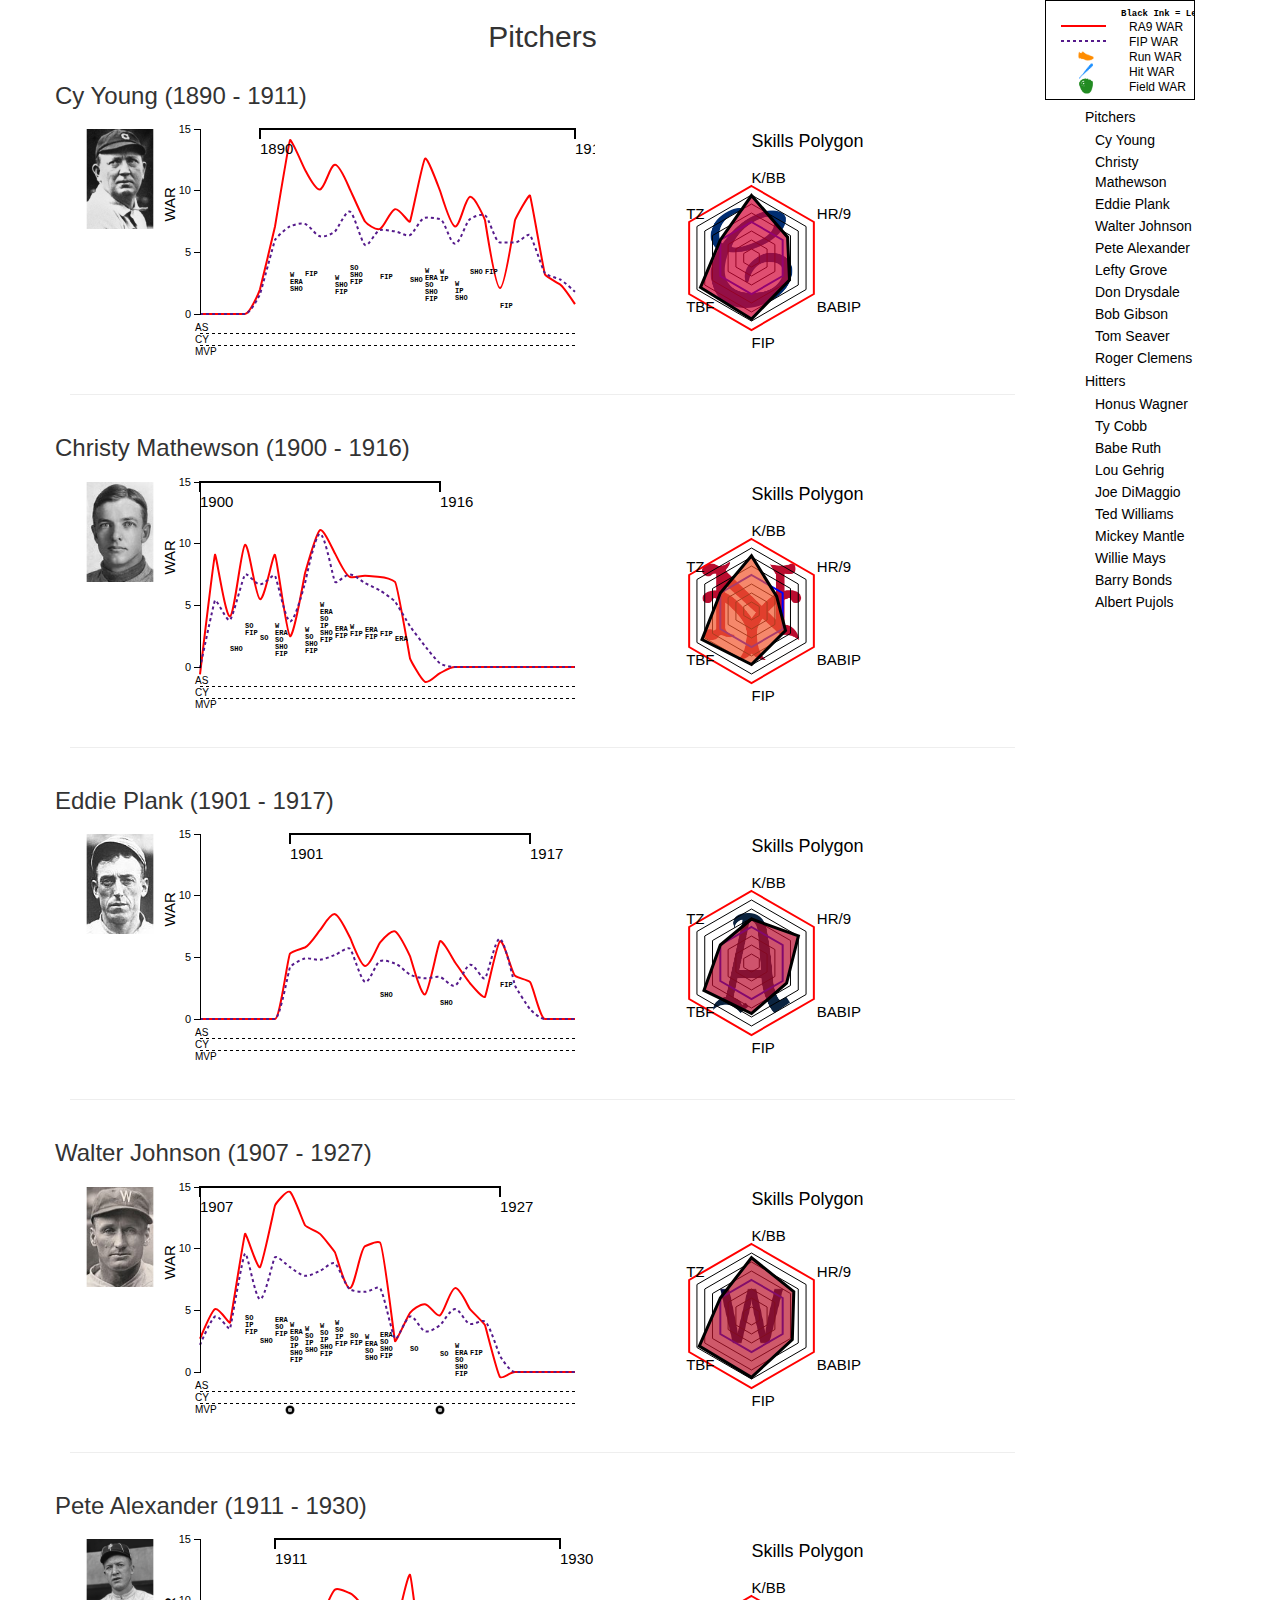
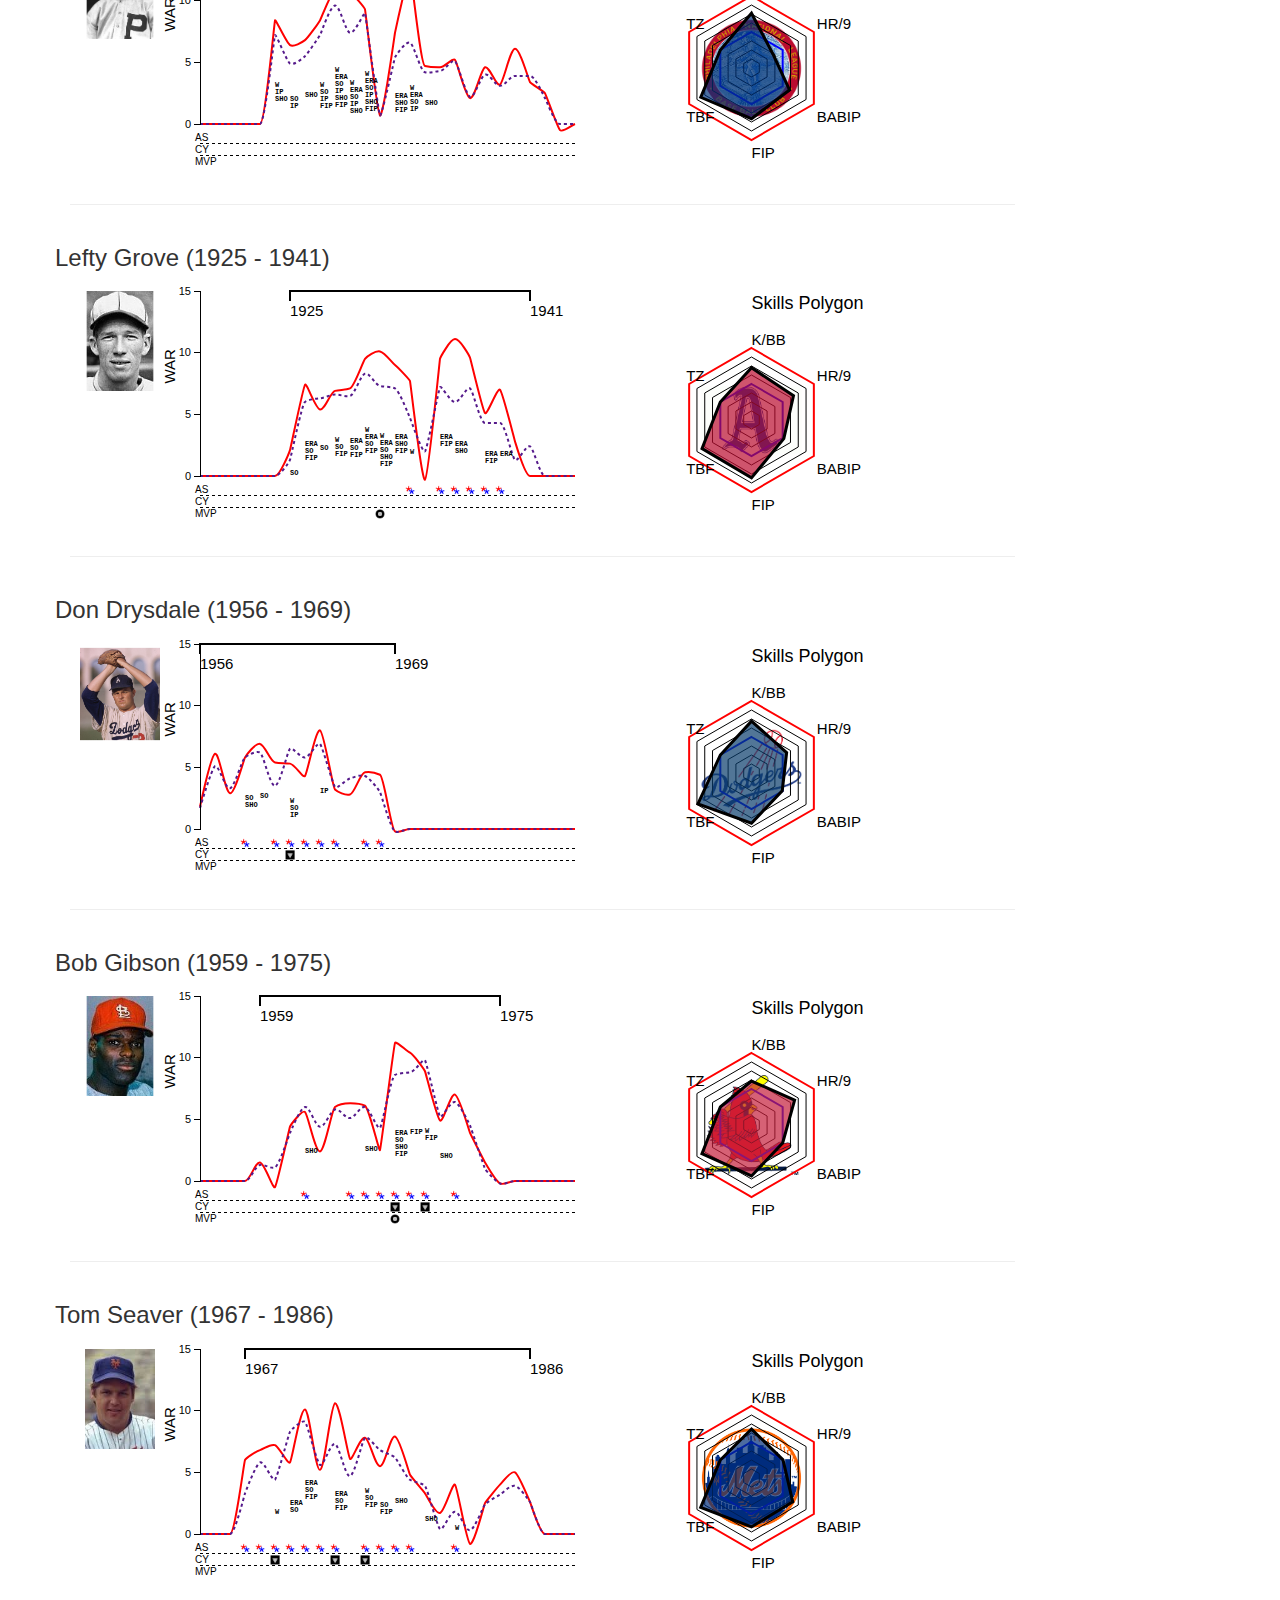
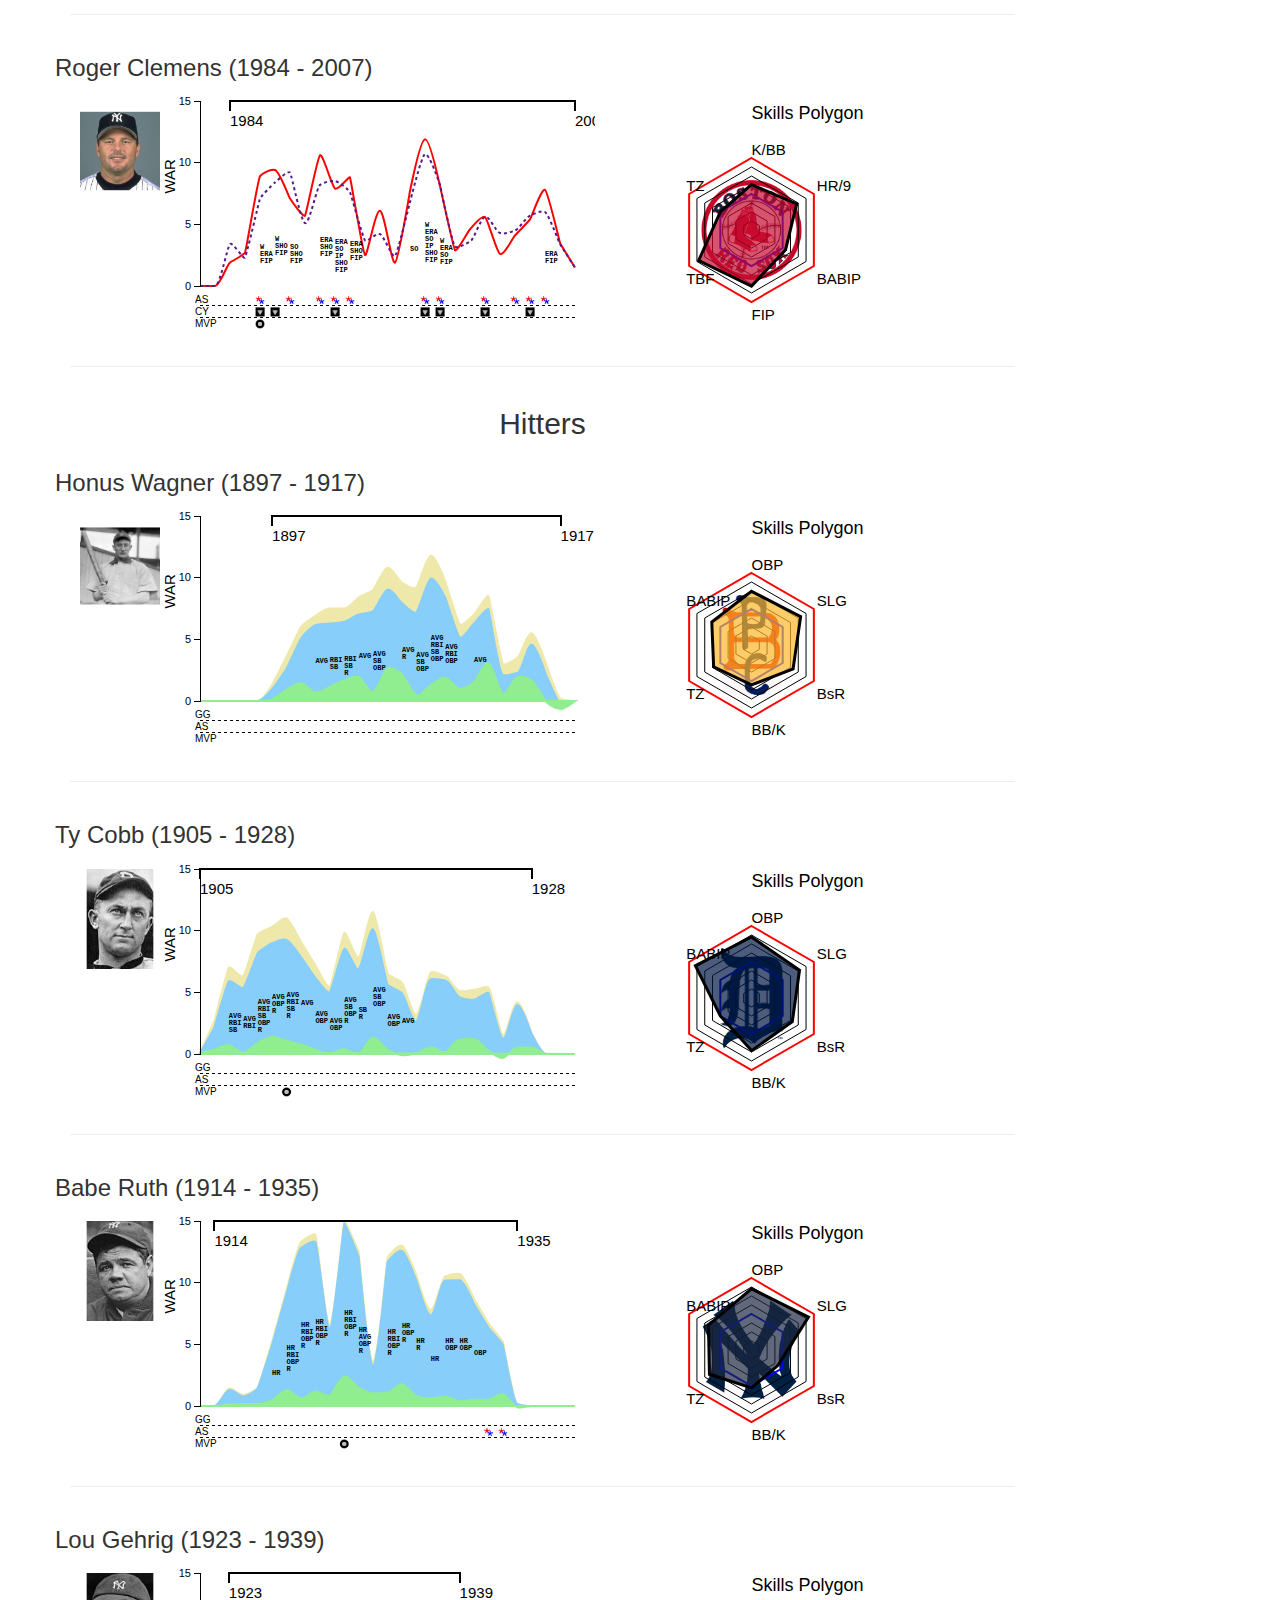
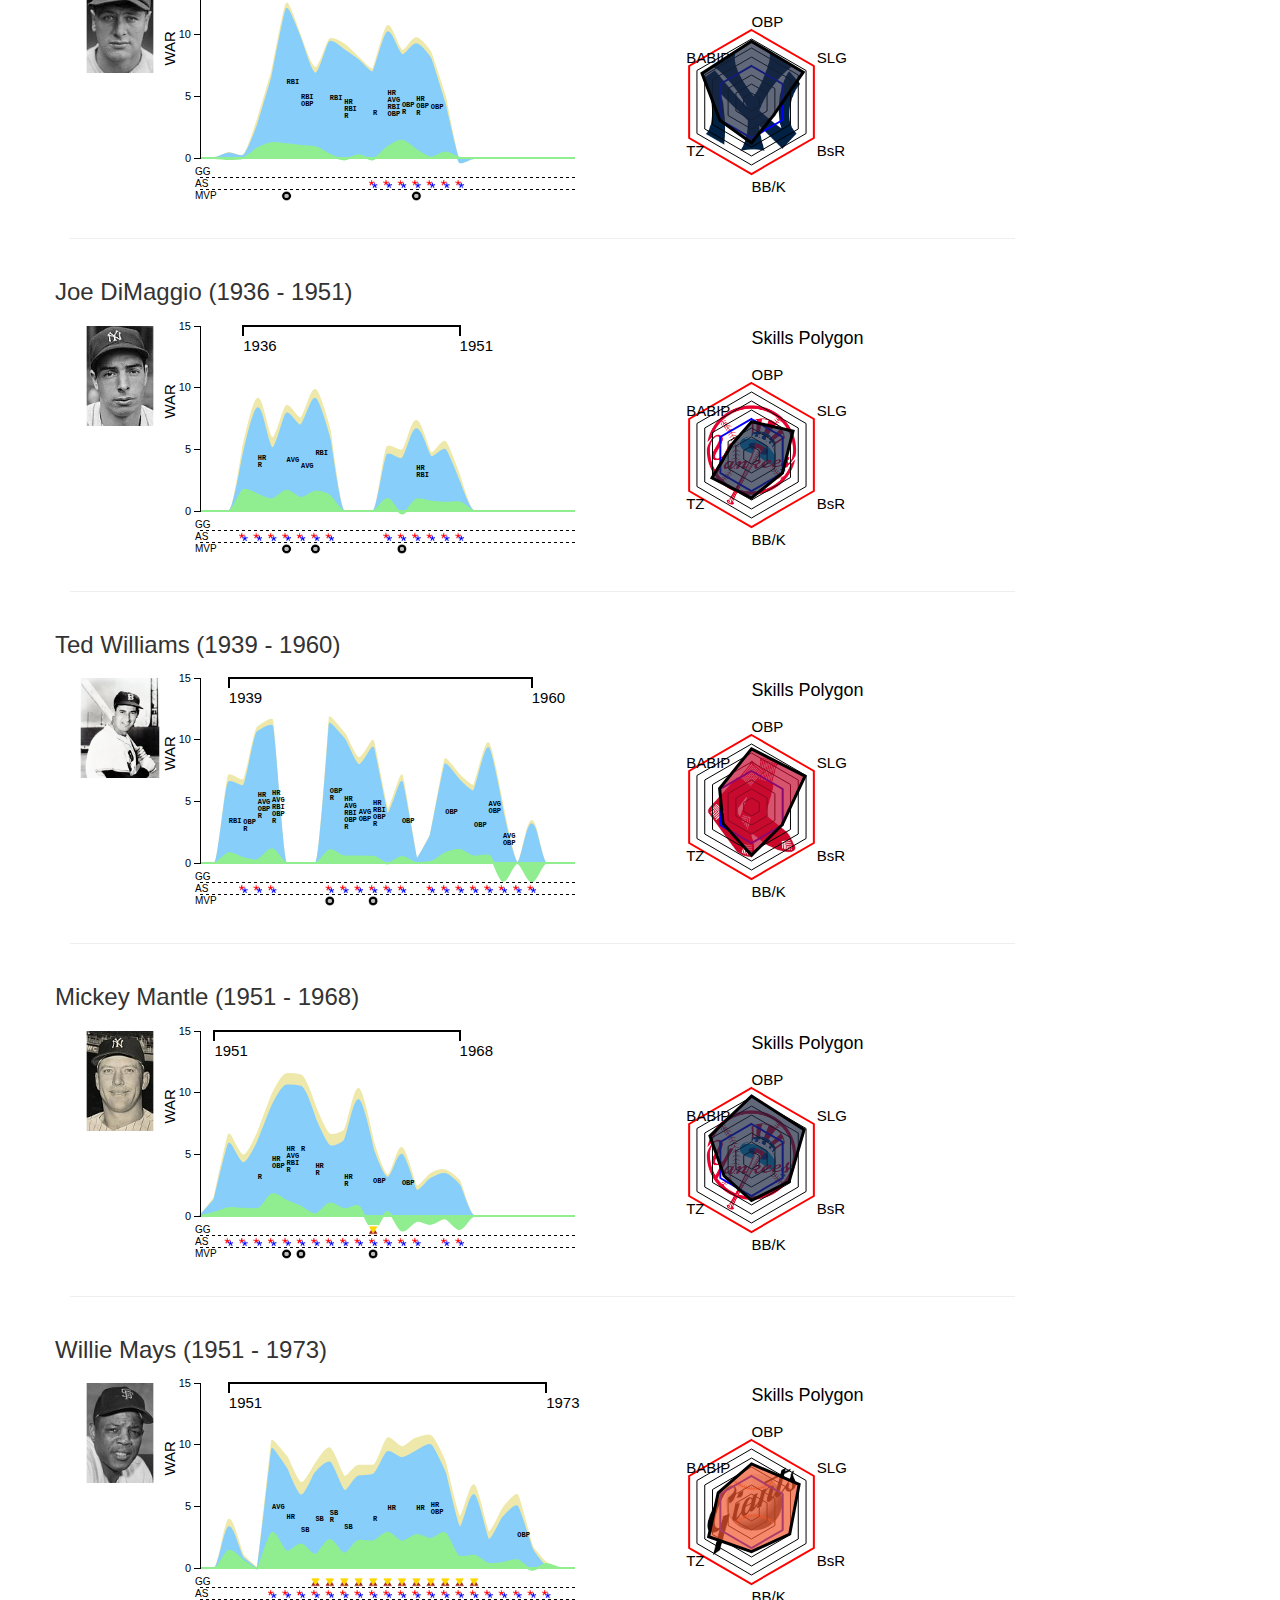
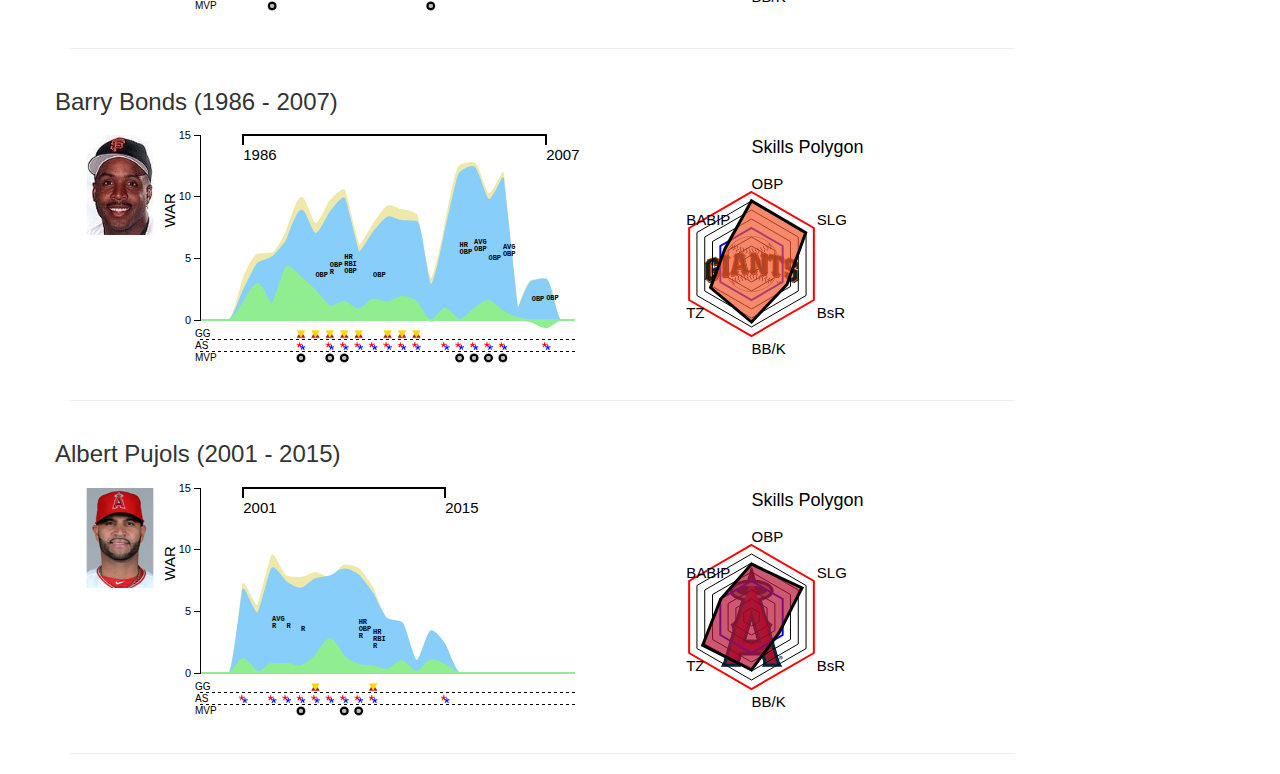
<file: mlb-challenge/index.html>
<!DOCTYPE html>
<html lang="en">
    <head>
        <meta charset="utf-8">
        <title>SSAC MLB Visualization</title>

        <!-- Bootstrap CSS -->
        <link href="css/bootstrap.min.css" rel="stylesheet">

        <!-- CSS styles -->
        <link href="css/style.css" rel="stylesheet">

    </head>
    <body>


        <!-- Libraries --> 
        <script type="text/javascript" src="js/libraries/d3.v3.min.js"></script>
        <script type="text/javascript" src="js/libraries/jquery-1.11.0.js"></script>
        <script type="text/javascript" src="js/libraries/bootstrap.min.js"></script>

        <!-- MLB Data Challenge Scripts -->
        <script type="text/javascript" src="js/data.js"></script>
        <script type="text/javascript" src="js/process.js"></script>
        <script type="text/javascript" src="js/visualize.js"></script>
        <script type="text/javascript" src="js/interaction.js"></script>

    </body>
</html>
</file>
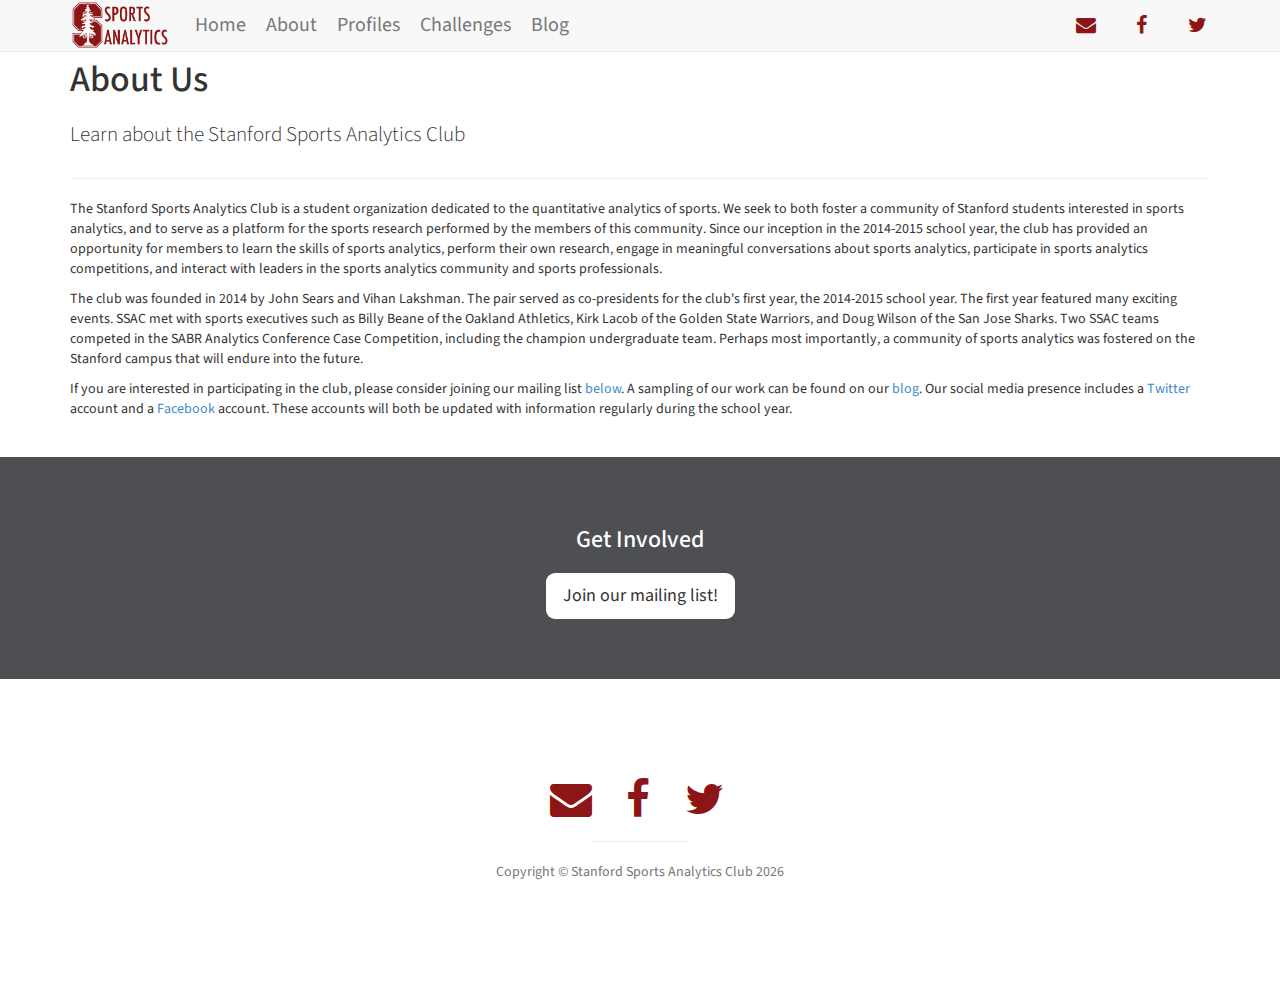
<file: about.html>
<!DOCTYPE html>
<html lang="en">

    <head>

        <meta charset="utf-8">
        <meta http-equiv="X-UA-Compatible" content="IE=edge">
        <meta name="viewport" content="width=device-width, initial-scale=1">
        <meta name="description" content="">
        <meta name="author" content="">

        <title id="title">About Us - Stanford Sports Analytics Club</title>

        <!-- Bootstrap Core CSS -->
        <link href="css/bootstrap.min.css" rel="stylesheet">

        <!-- Custom CSS -->
        <link href="css/stylish-portfolio.css" rel="stylesheet">
        <link href="css/common.css" rel="stylesheet">

        <!-- Custom Fonts -->
        <link href="font-awesome-4.1.0/css/font-awesome.min.css" rel="stylesheet" type="text/css">
        <link href="http://fonts.googleapis.com/css?family=Source+Sans+Pro:300,400,700,300italic,400italic,700italic" rel="stylesheet" type="text/css">

        <!-- Icon -->
        <link rel="shortcut icon" href="favicon.ico" type="image/x-icon">
        <link rel="icon" href="favicon.ico" type="image/x-icon">

        <!-- HTML5 Shim and Respond.js IE8 support of HTML5 elements and media queries -->
        <!-- WARNING: Respond.js doesn't work if you view the page via file:// -->
        <!--[if lt IE 9]>
            <script src="https://oss.maxcdn.com/libs/html5shiv/3.7.0/html5shiv.js"></script>
            <script src="https://oss.maxcdn.com/libs/respond.js/1.4.2/respond.min.js"></script>
        <![endif]-->
    </head>

    <body>

        <div id="navbar"></div>

        <div class="container">
            <div class="page-header" id="header"></div>

            <div class="row">

                <!-- Main content -->
                <div class="col-xs-12 blog-main">
                    <div id="content"></div>
                </div>

            </div><!-- /.row -->

        </div><!-- /.container -->

        <!-- Call to Action -->
        <aside class="call-to-action bg-primary" id="call-to-action"></aside>

        <!-- Footer -->
        <footer id="footer"></footer>
     


        <!-- jQuery Version 1.11.0 -->
        <script src="js/libraries/jquery-1.11.0.js"></script>

        <!-- Bootstrap Core JavaScript -->
        <script src="js/libraries/bootstrap.min.js"></script>

        <!-- Handlebars -->
        <script src="js/libraries/handlebars.js"></script>
        <script src="js/libraries/handlebars-helpers.js"></script>

        <!-- Templates -->
        <script src="js/templates.js"></script>

        <!-- Scripts -->
        <script src="js/common.js"></script>
        <script src="js/about.js"></script>

        <!-- Google Analytics -->
        <script>
            (function(i,s,o,g,r,a,m){i['GoogleAnalyticsObject']=r;i[r]=i[r]||function(){
            (i[r].q=i[r].q||[]).push(arguments)},i[r].l=1*new Date();a=s.createElement(o),
            m=s.getElementsByTagName(o)[0];a.async=1;a.src=g;m.parentNode.insertBefore(a,m)
            })(window,document,'script','//www.google-analytics.com/analytics.js','ga');

            ga('create', 'UA-66412032-1', 'auto');
            ga('send', 'pageview');
        </script>

    </body>

</html>
</file>
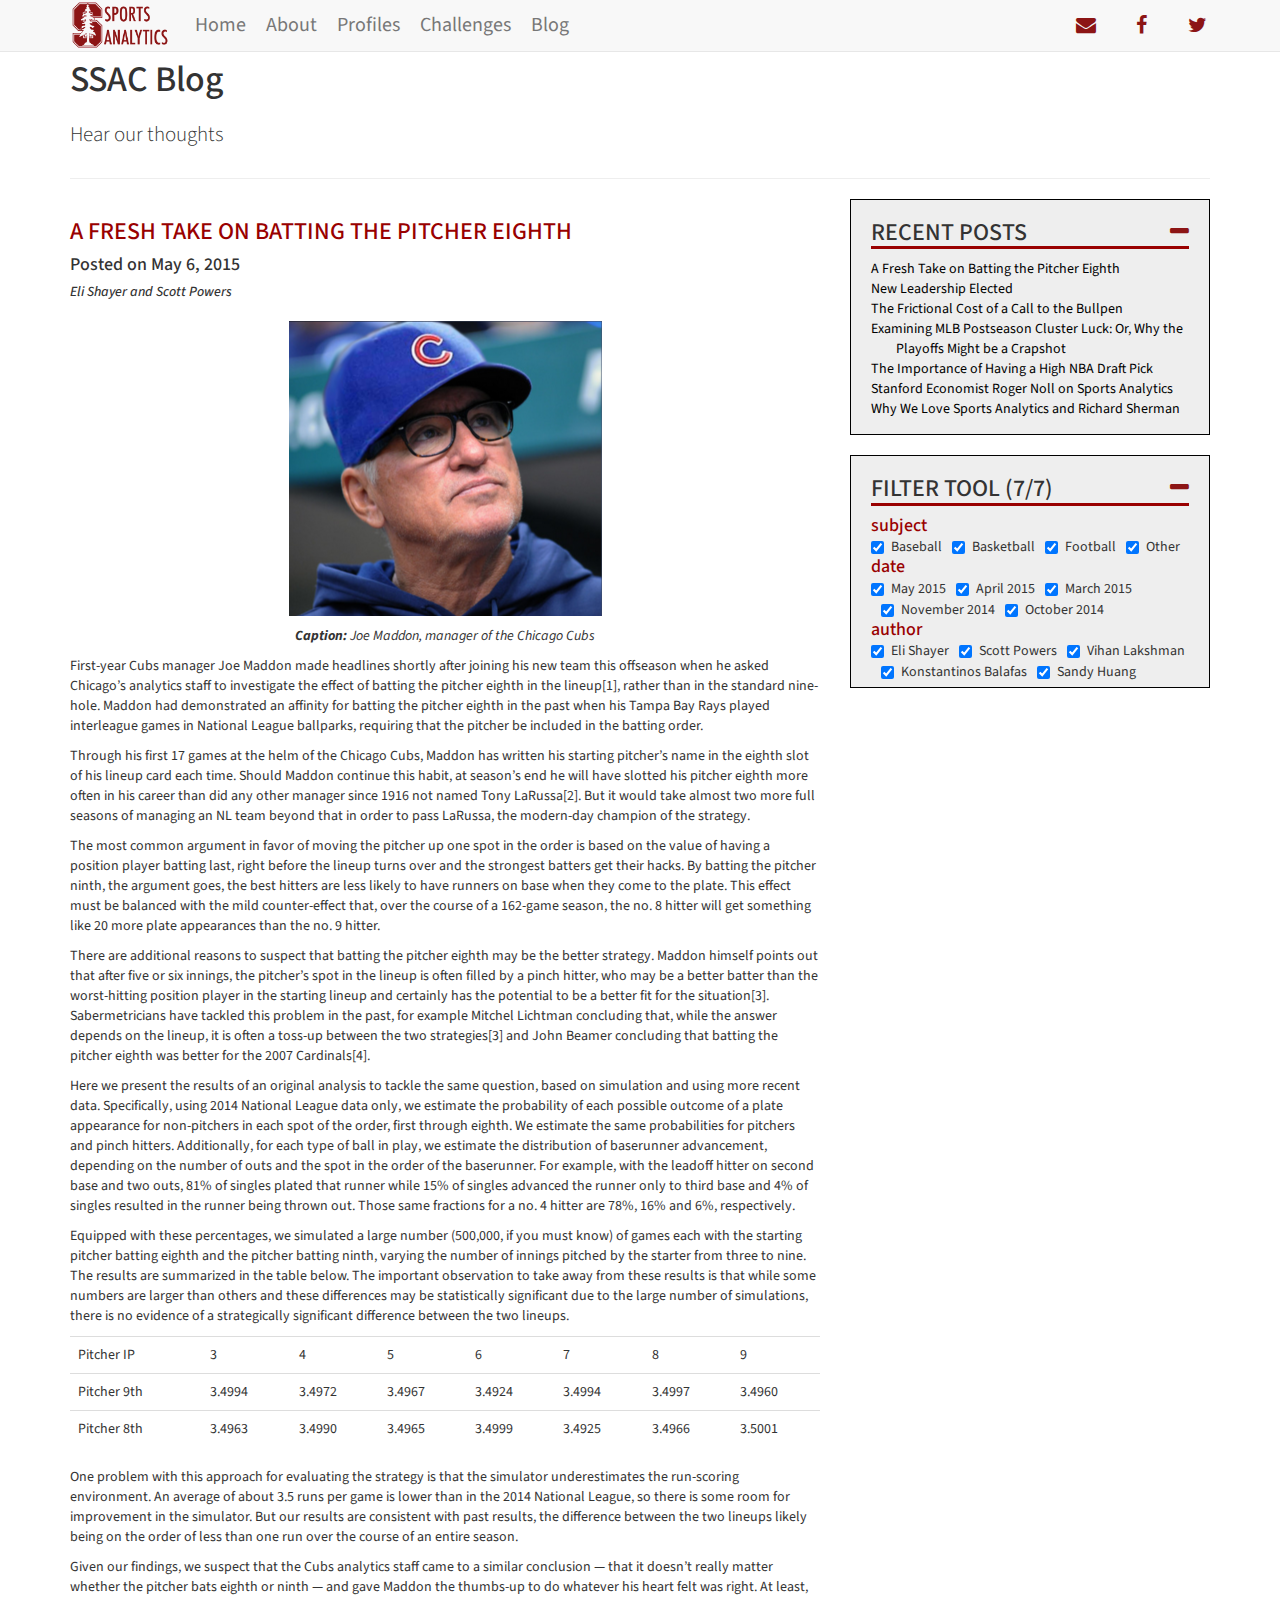
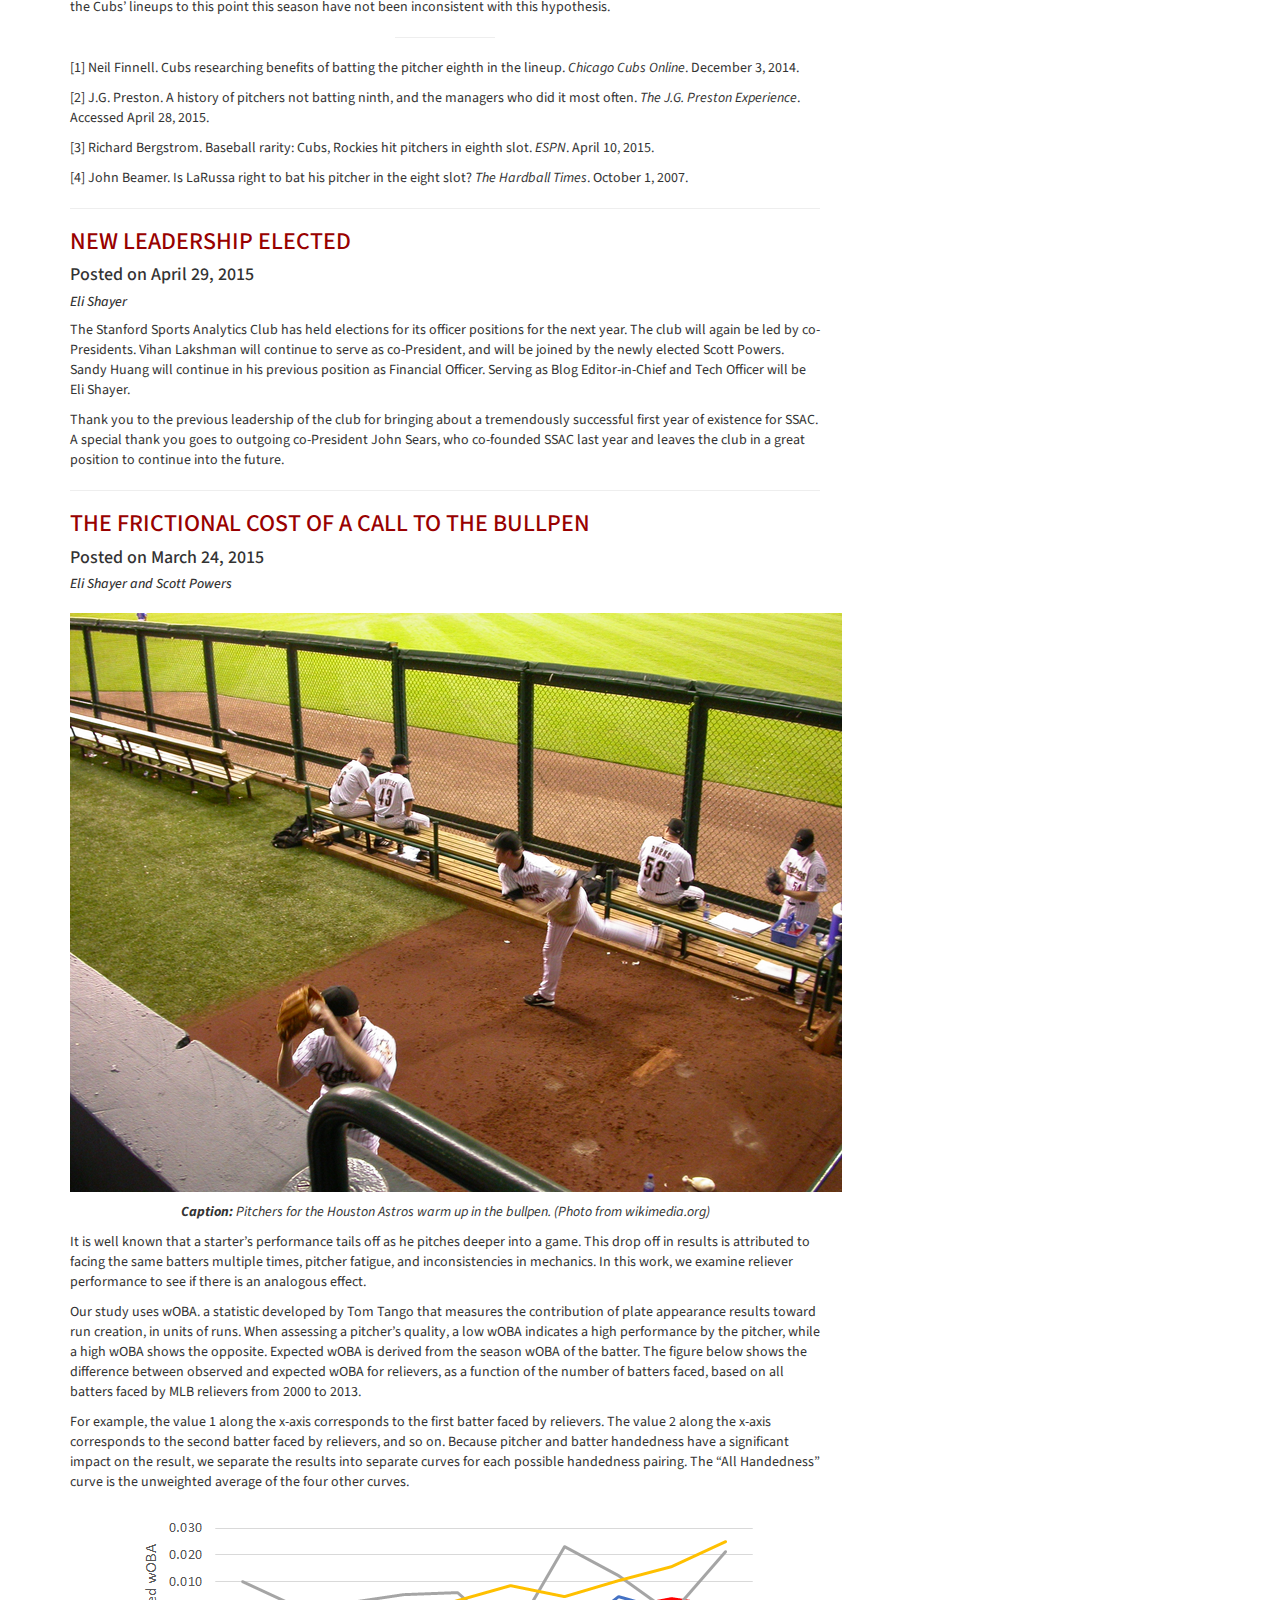
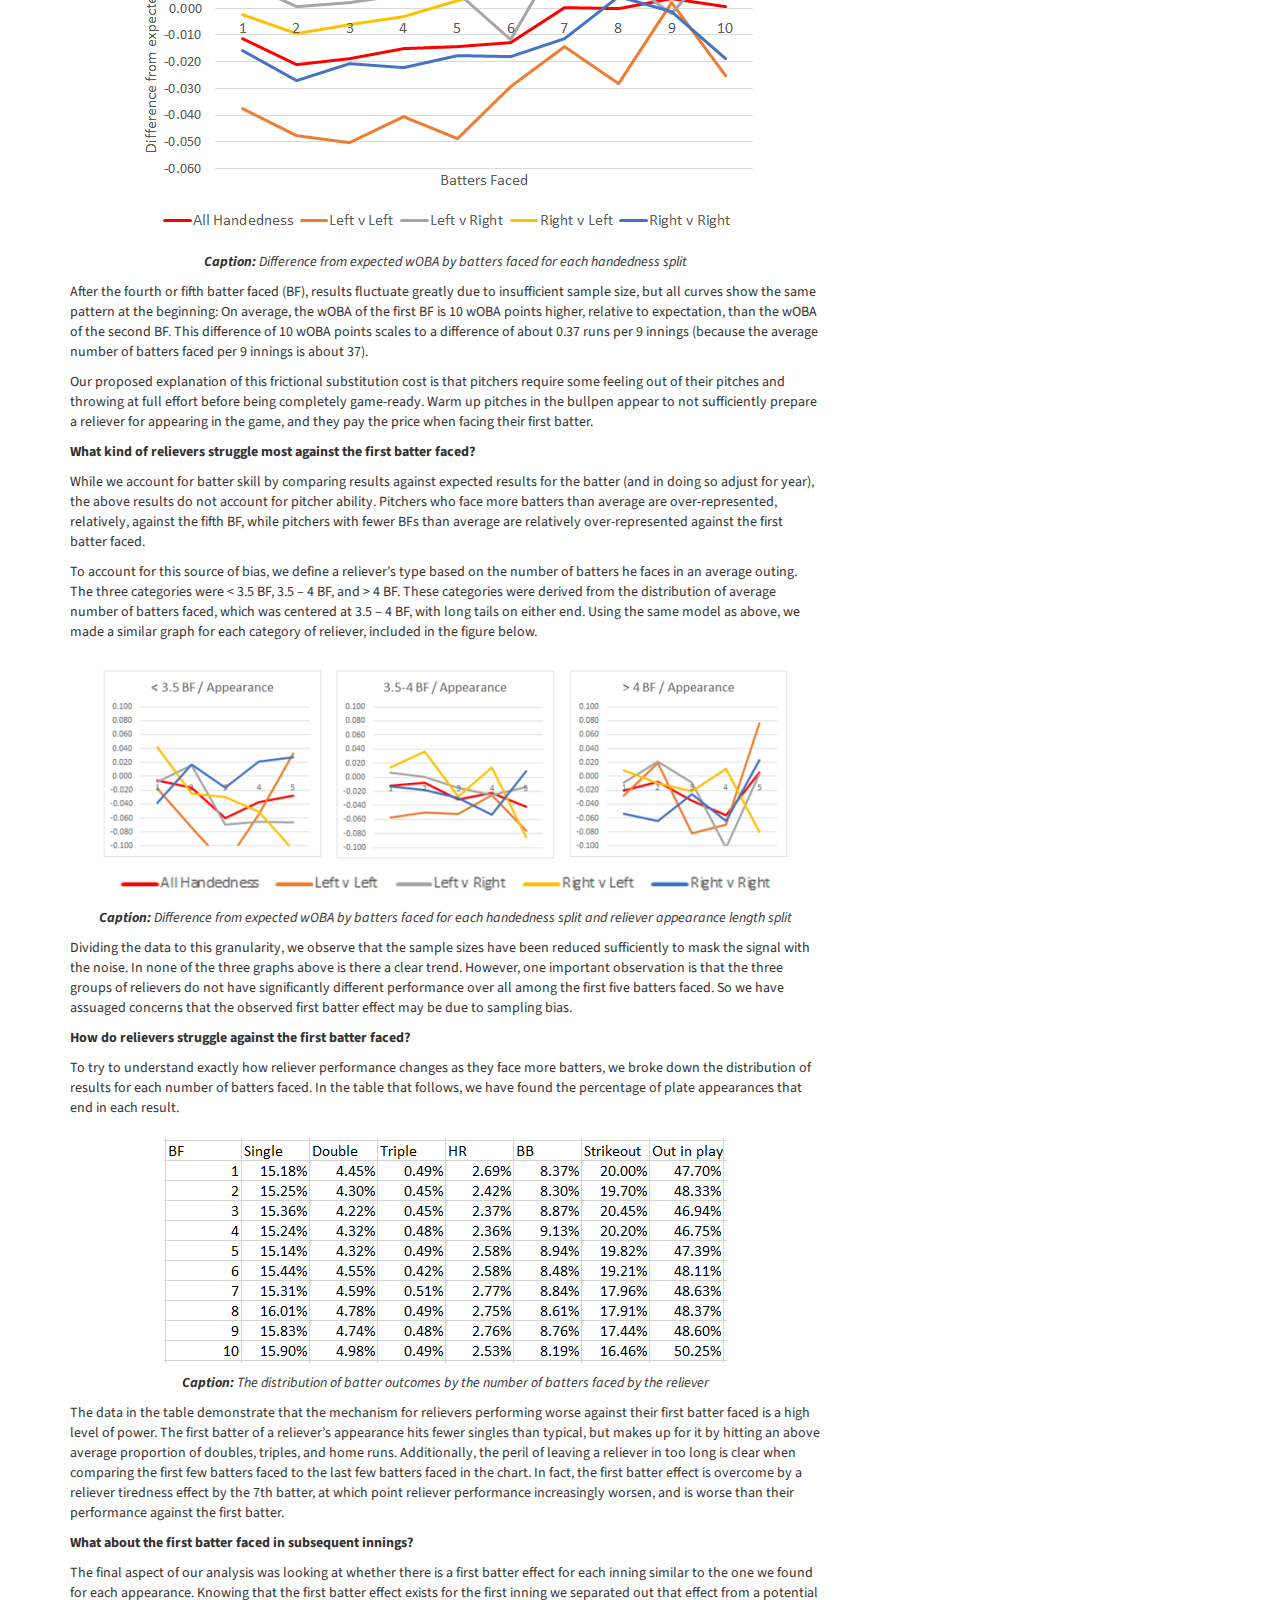
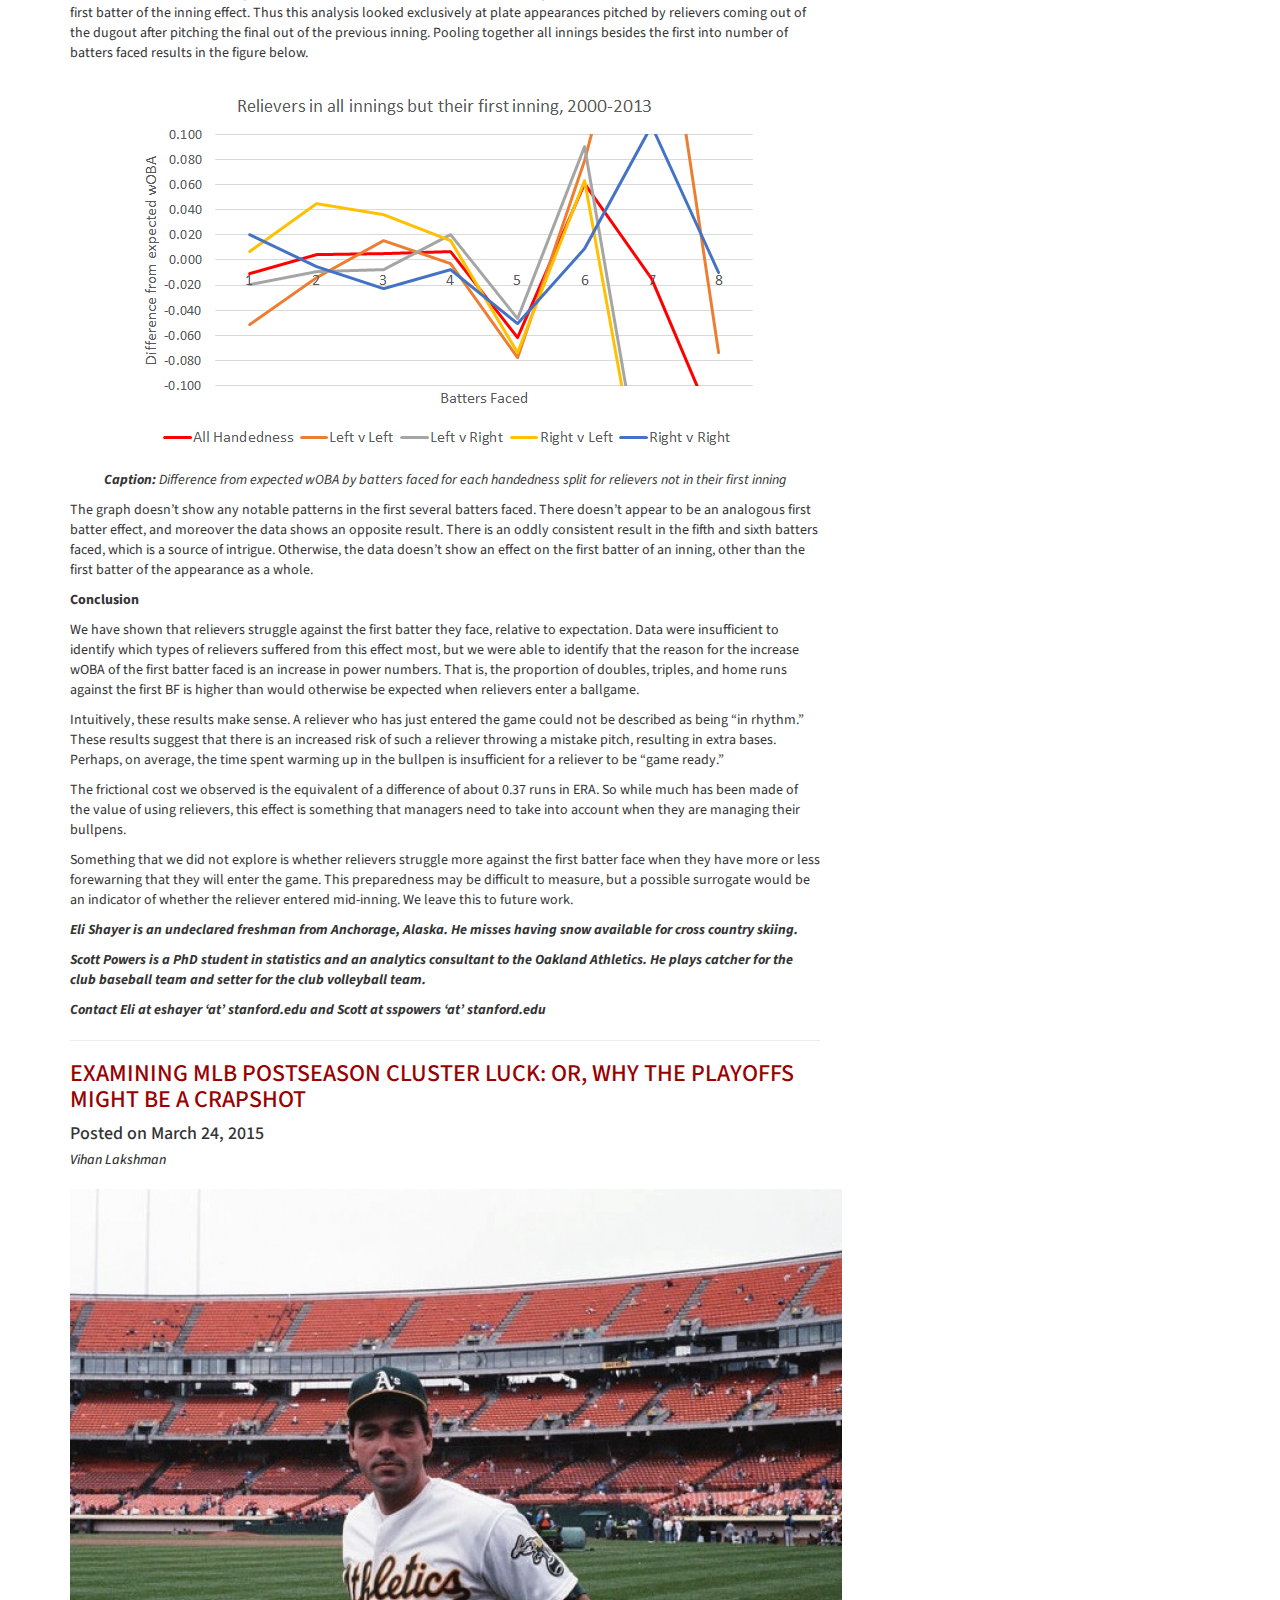
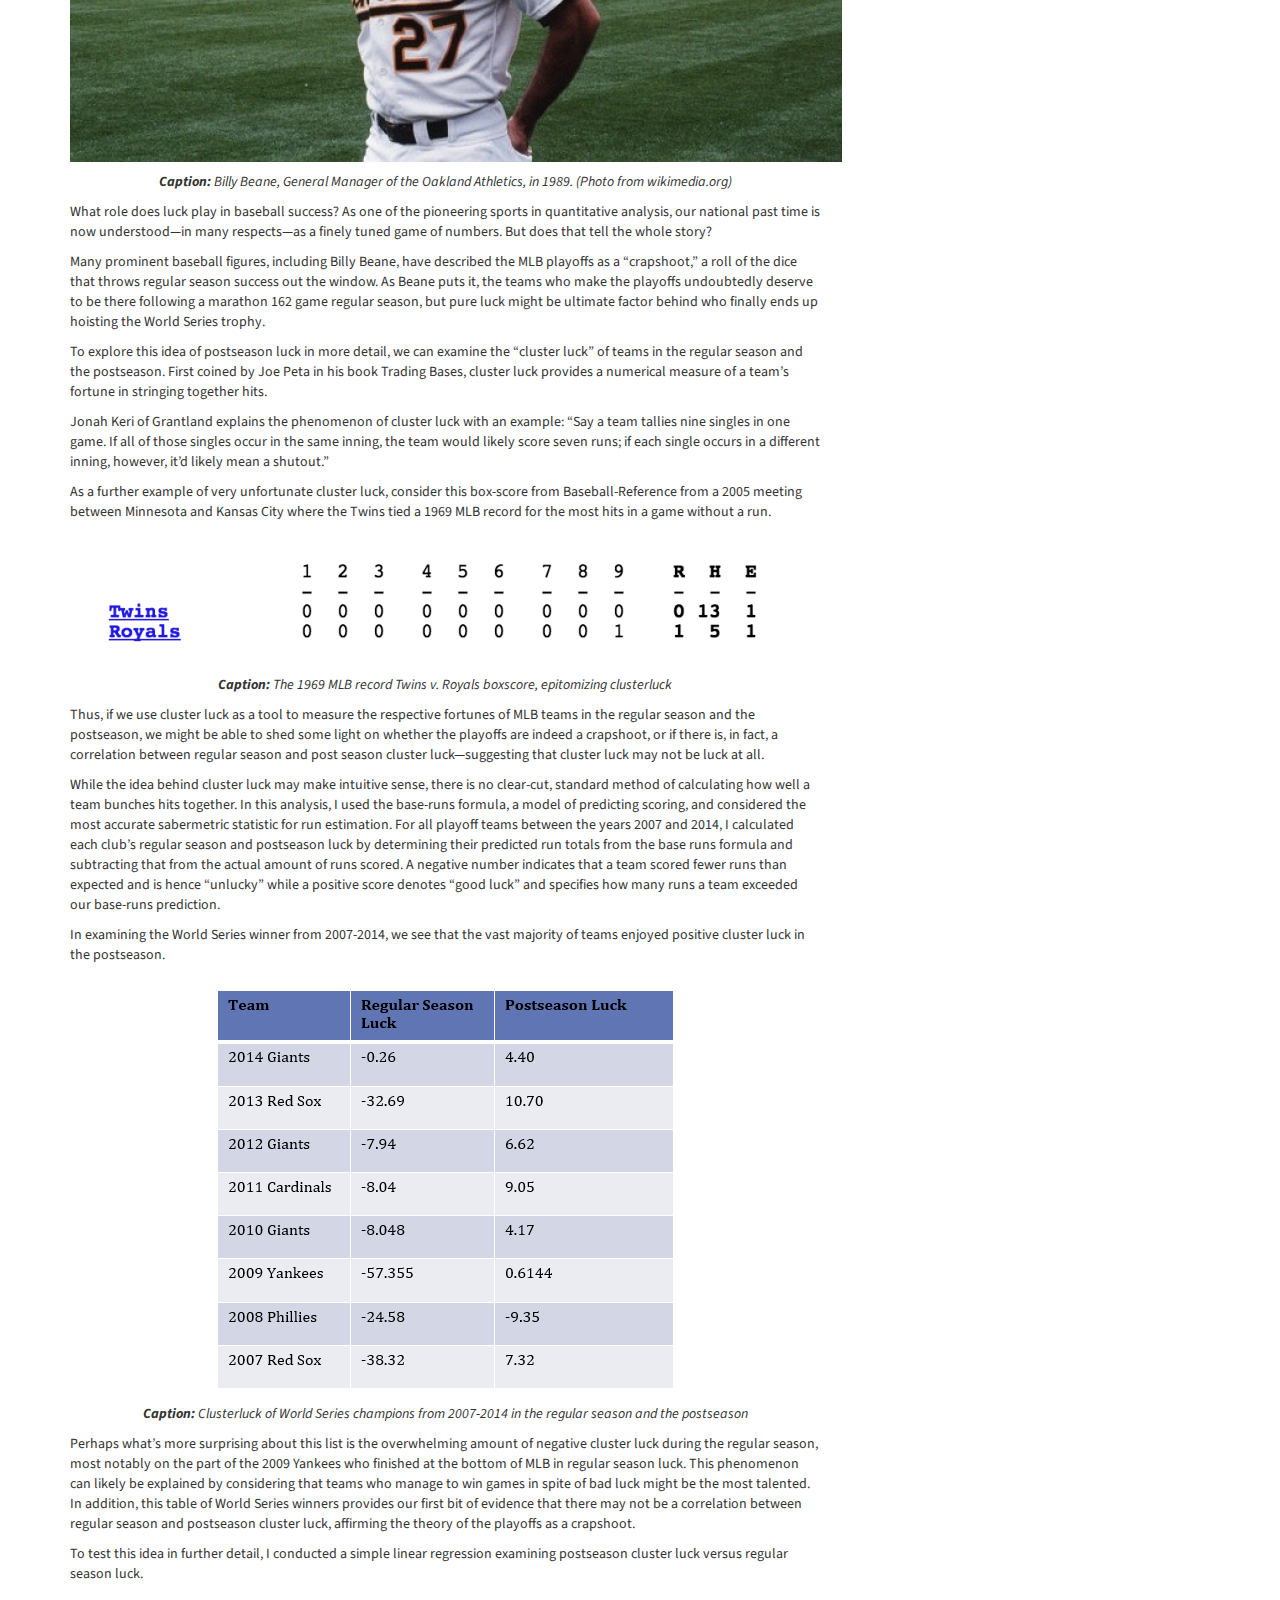
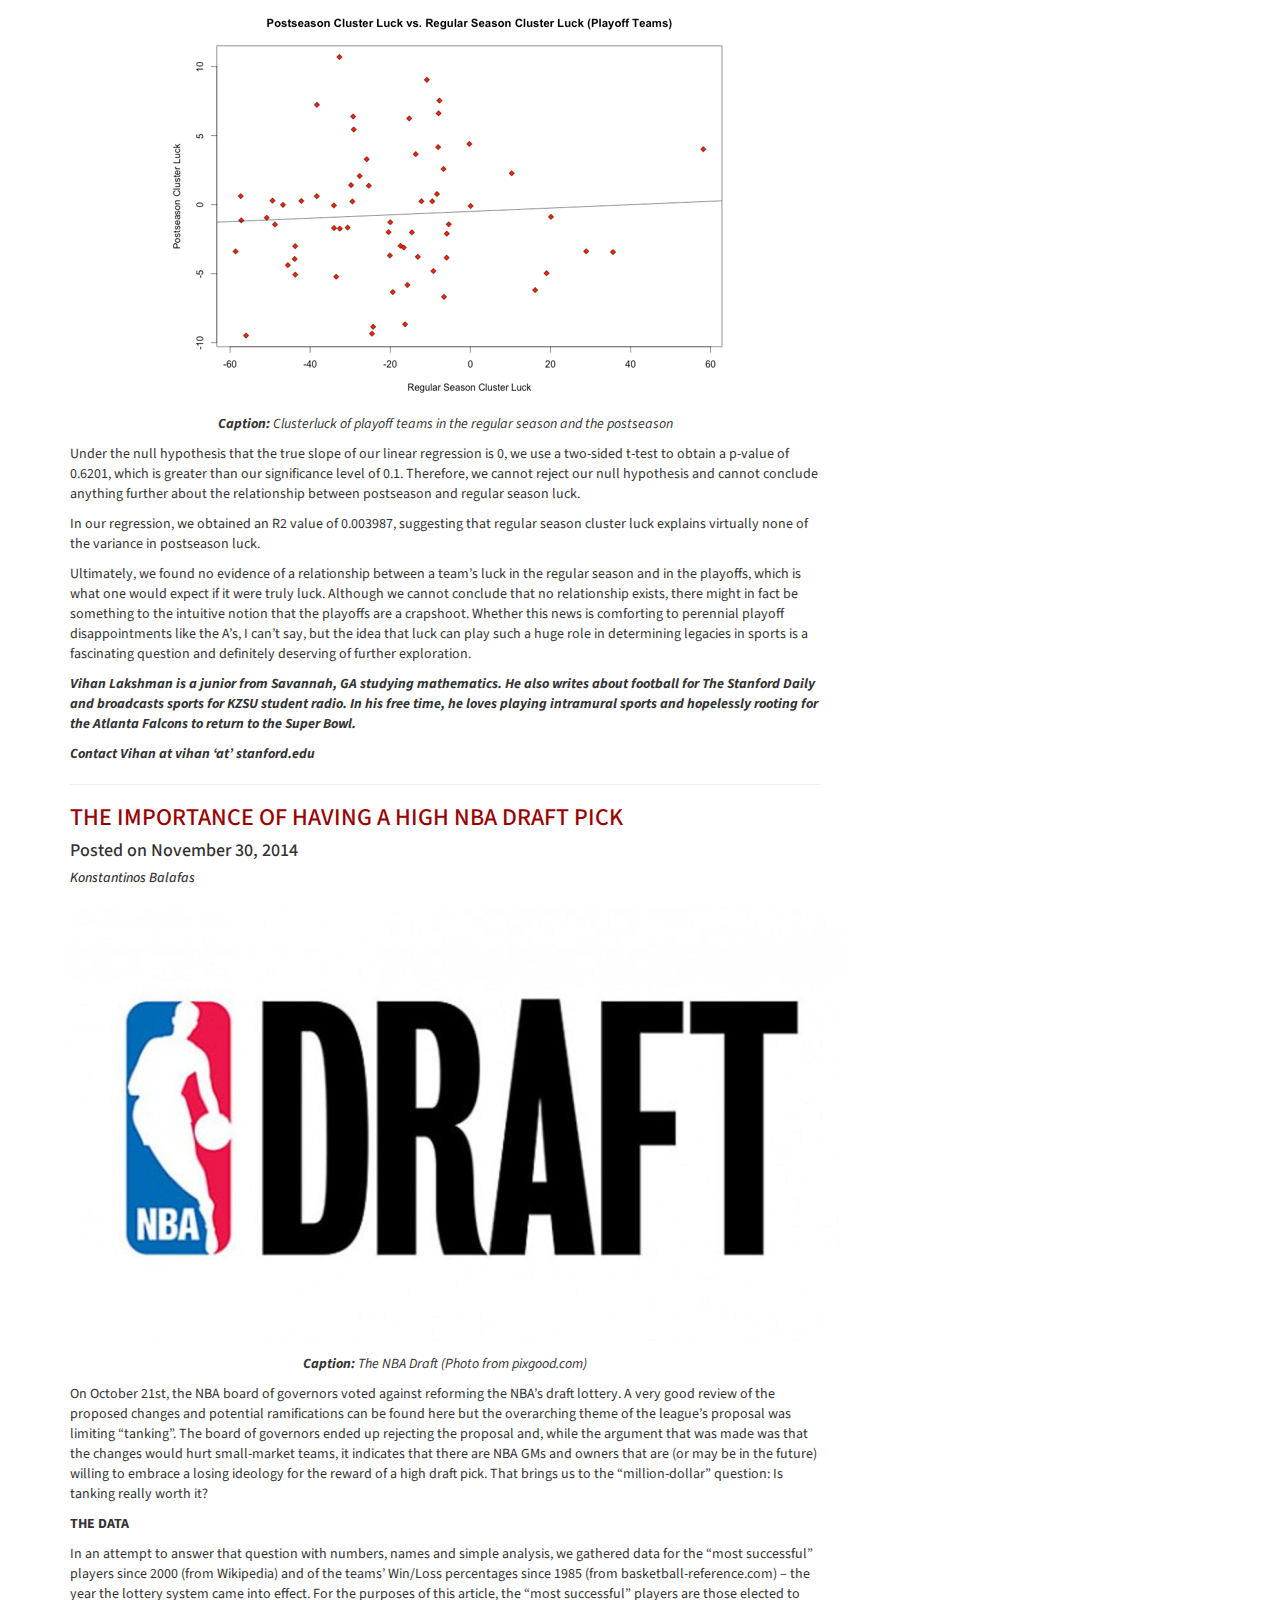
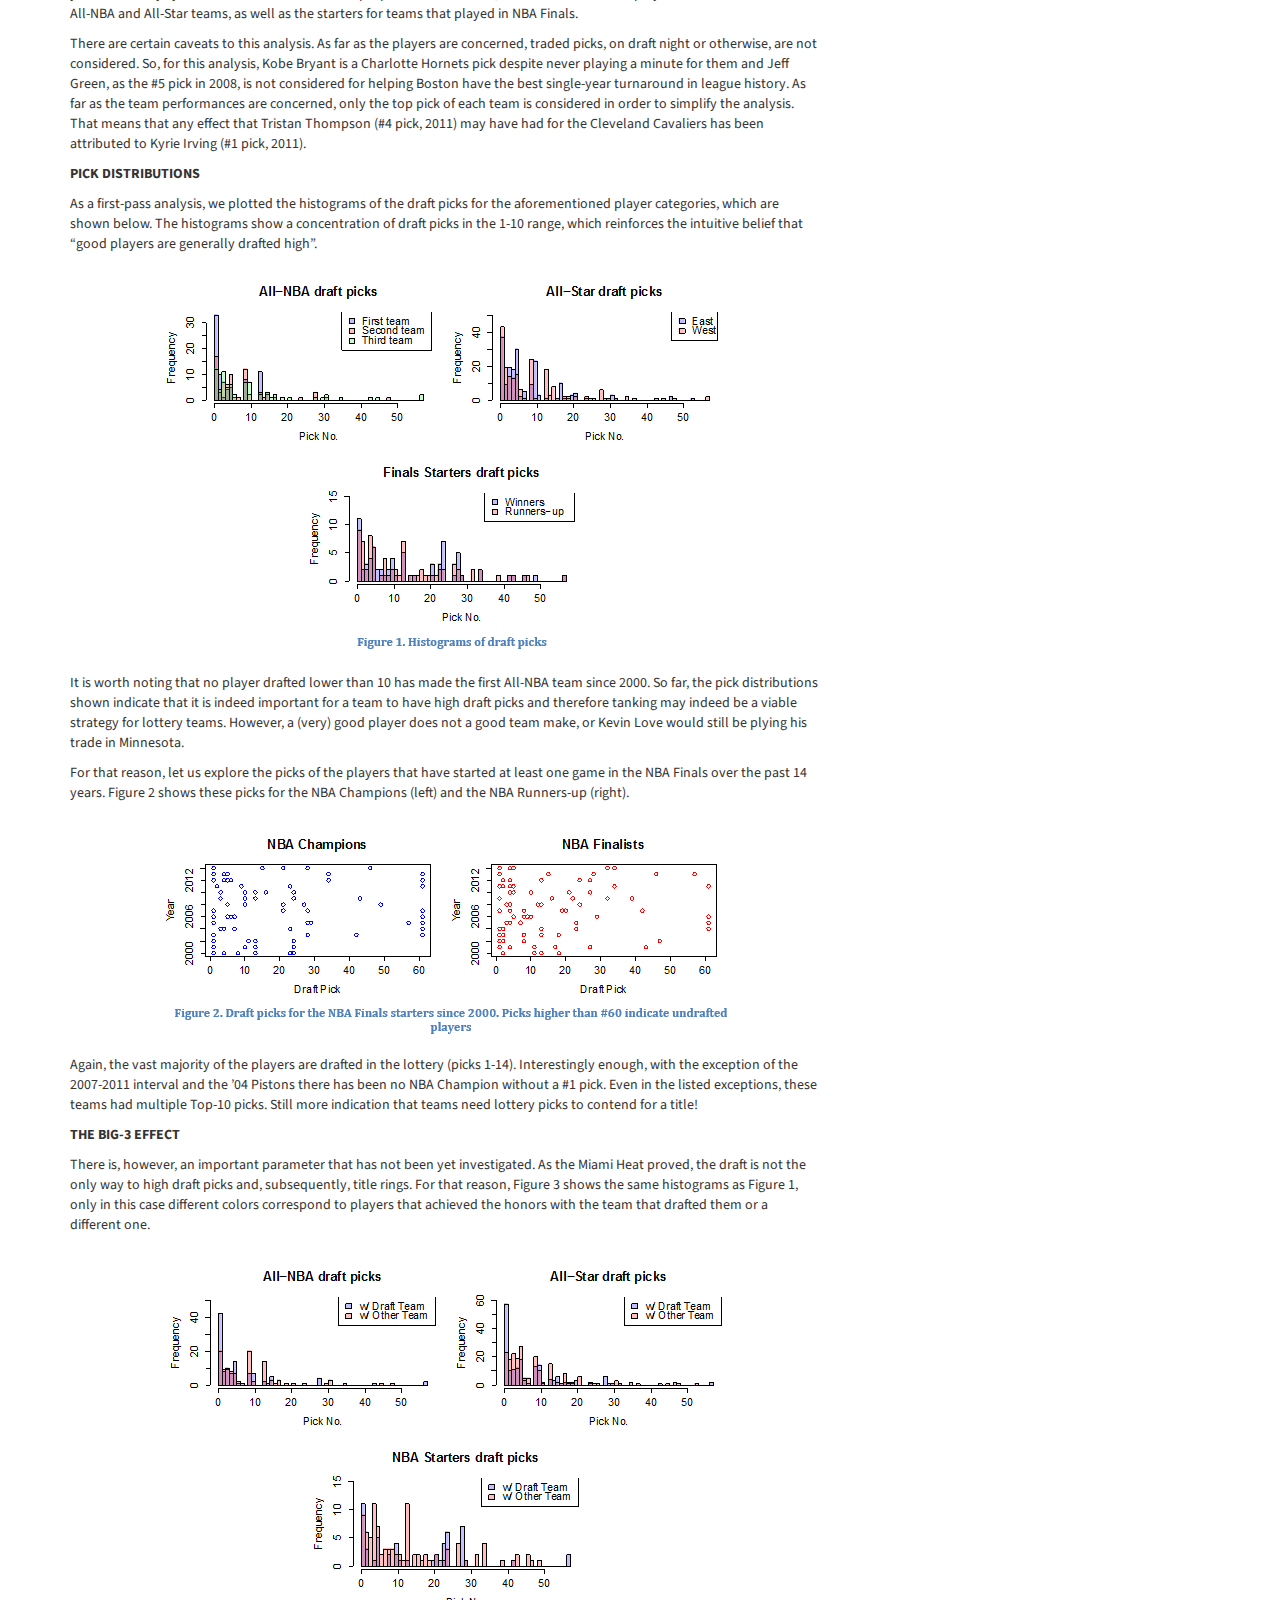
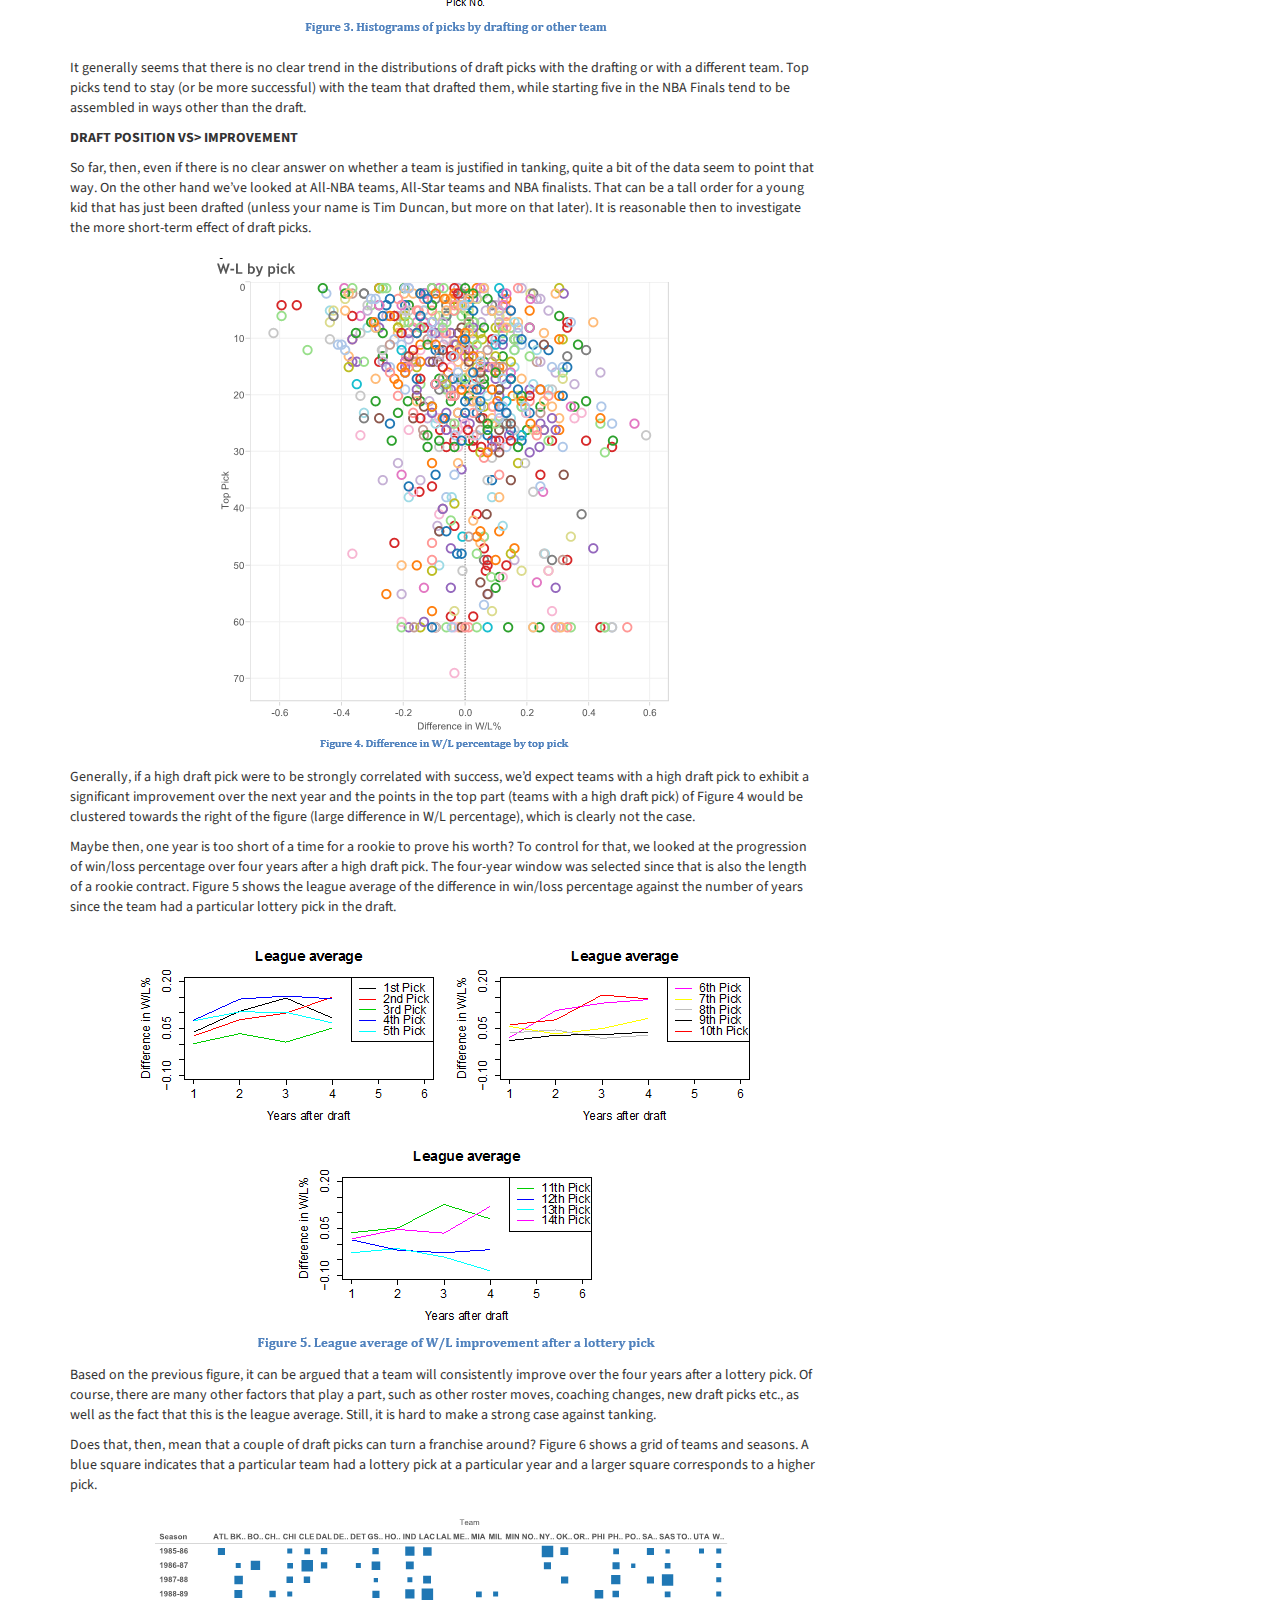
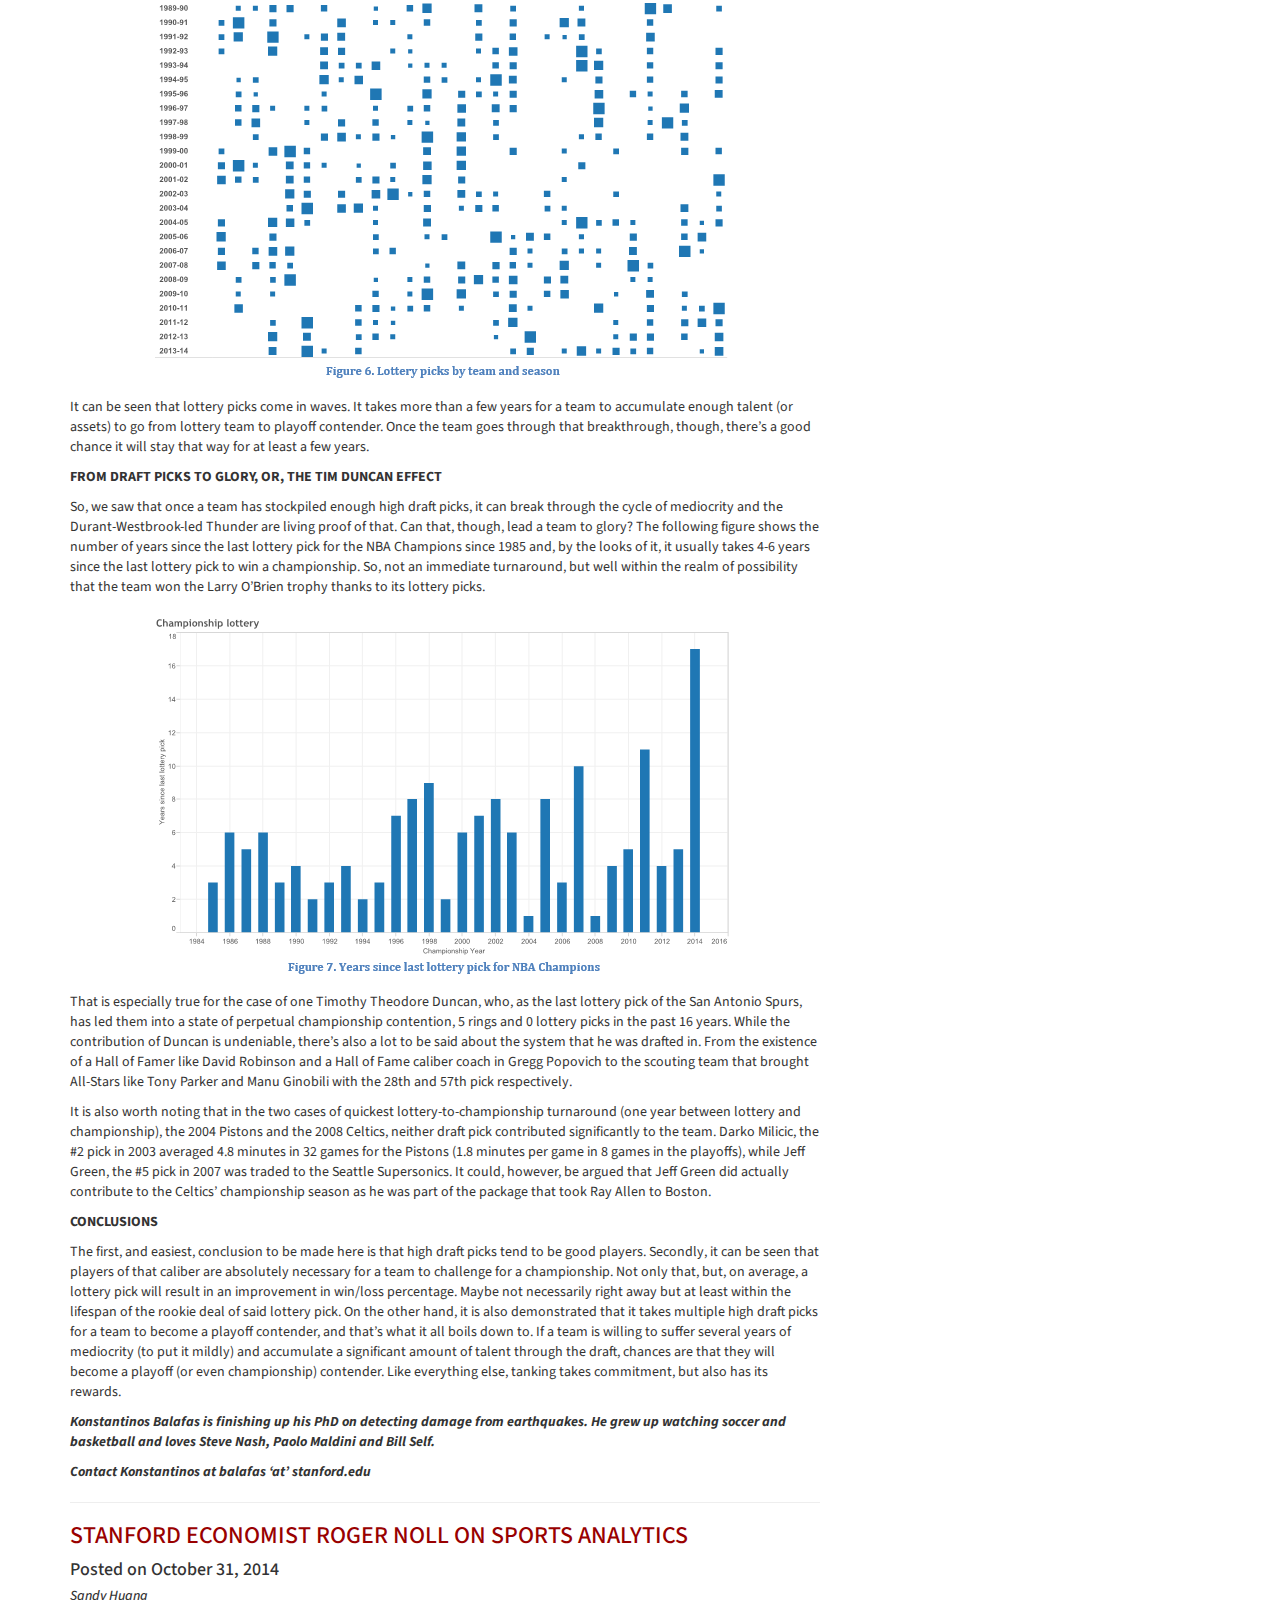
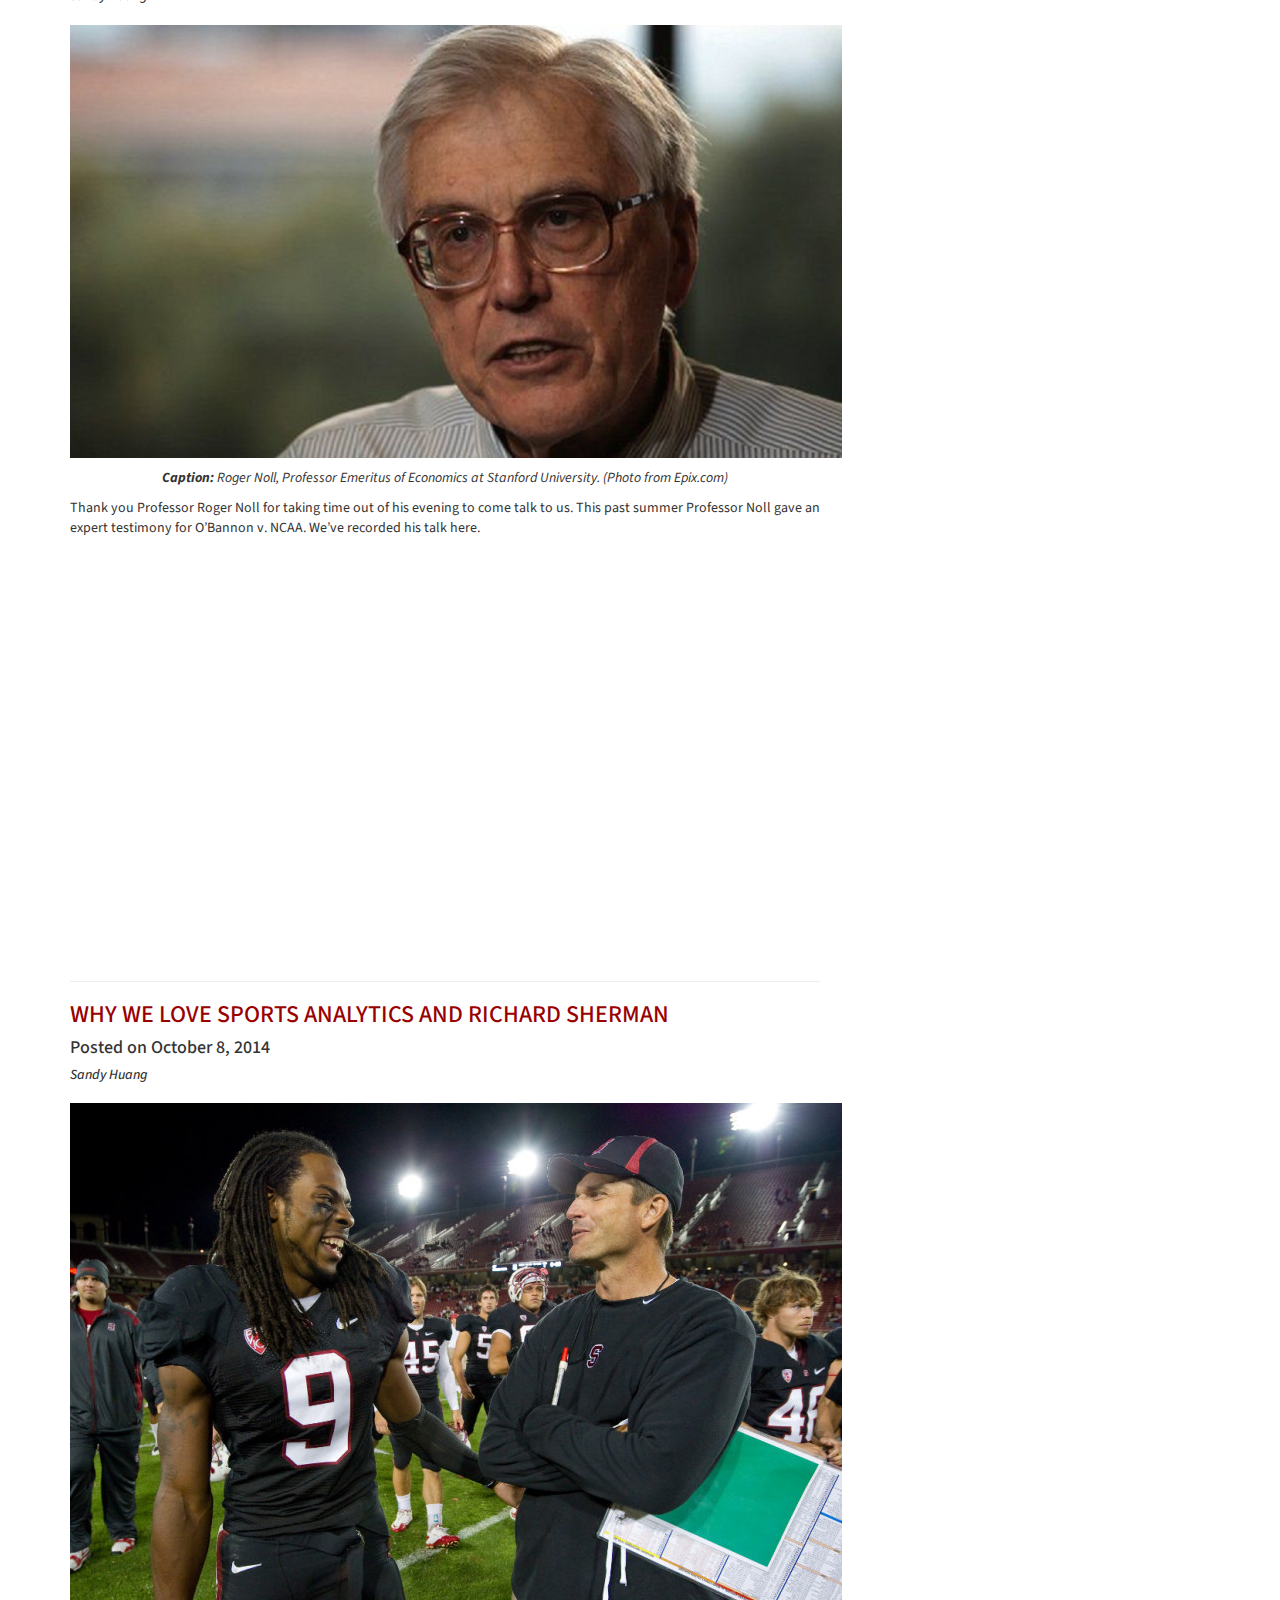
<file: blog.html>
<!DOCTYPE html>
<html lang="en">

    <head>

        <meta charset="utf-8">
        <meta http-equiv="X-UA-Compatible" content="IE=edge">
        <meta name="viewport" content="width=device-width, initial-scale=1">
        <meta name="description" content="">
        <meta name="author" content="">

        <title id="title">Blog - Stanford Sports Analytics Club</title>

        <!-- Bootstrap Core CSS -->
        <link href="css/bootstrap.min.css" rel="stylesheet">

        <!-- Custom CSS -->
        <link href="css/stylish-portfolio.css" rel="stylesheet">
        <link href="css/common.css" rel="stylesheet">

        <!-- Custom Fonts -->
        <link href="font-awesome-4.1.0/css/font-awesome.min.css" rel="stylesheet" type="text/css">
        <link href="http://fonts.googleapis.com/css?family=Source+Sans+Pro:300,400,700,300italic,400italic,700italic" rel="stylesheet" type="text/css">

        <!-- Icon -->
        <link rel="shortcut icon" href="favicon.ico" type="image/x-icon">
        <link rel="icon" href="favicon.ico" type="image/x-icon">

        <!-- HTML5 Shim and Respond.js IE8 support of HTML5 elements and media queries -->
        <!-- WARNING: Respond.js doesn't work if you view the page via file:// -->
        <!--[if lt IE 9]>
            <script src="https://oss.maxcdn.com/libs/html5shiv/3.7.0/html5shiv.js"></script>
            <script src="https://oss.maxcdn.com/libs/respond.js/1.4.2/respond.min.js"></script>
        <![endif]-->
    </head>

    <body>

        <div id="navbar"></div>


        <div class="container">
            <div class="page-header" id="header"></div>

            <div class="row">

                <!-- Main content -->
                <div class="col-xs-12">
                    <div id="content"></div>
                </div>

            </div><!-- /.row -->

        </div><!-- /.container -->

        <!-- Call to Action -->
        <aside class="call-to-action bg-primary" id="call-to-action"></aside>

        <!-- Footer -->
        <footer id="footer"></footer>
     


        <!-- jQuery Version 1.11.0 -->
        <script src="js/libraries/jquery-1.11.0.js"></script>

        <!-- Bootstrap Core JavaScript -->
        <script src="js/libraries/bootstrap.min.js"></script>

        <!-- Handlebars -->
        <script src="js/libraries/handlebars.js"></script>
        <script src="js/libraries/handlebars-helpers.js"></script>

        <!-- Templates -->
        <script src="js/templates.js"></script>

        <!-- Scripts -->
        <script src="js/common.js"></script>
        <script src="js/blog.js"></script>

        <!-- Google Analytics -->
        <script>
            (function(i,s,o,g,r,a,m){i['GoogleAnalyticsObject']=r;i[r]=i[r]||function(){
            (i[r].q=i[r].q||[]).push(arguments)},i[r].l=1*new Date();a=s.createElement(o),
            m=s.getElementsByTagName(o)[0];a.async=1;a.src=g;m.parentNode.insertBefore(a,m)
            })(window,document,'script','//www.google-analytics.com/analytics.js','ga');

            ga('create', 'UA-66412032-1', 'auto');
            ga('send', 'pageview');
        </script>

    </body>

</html>
</file>
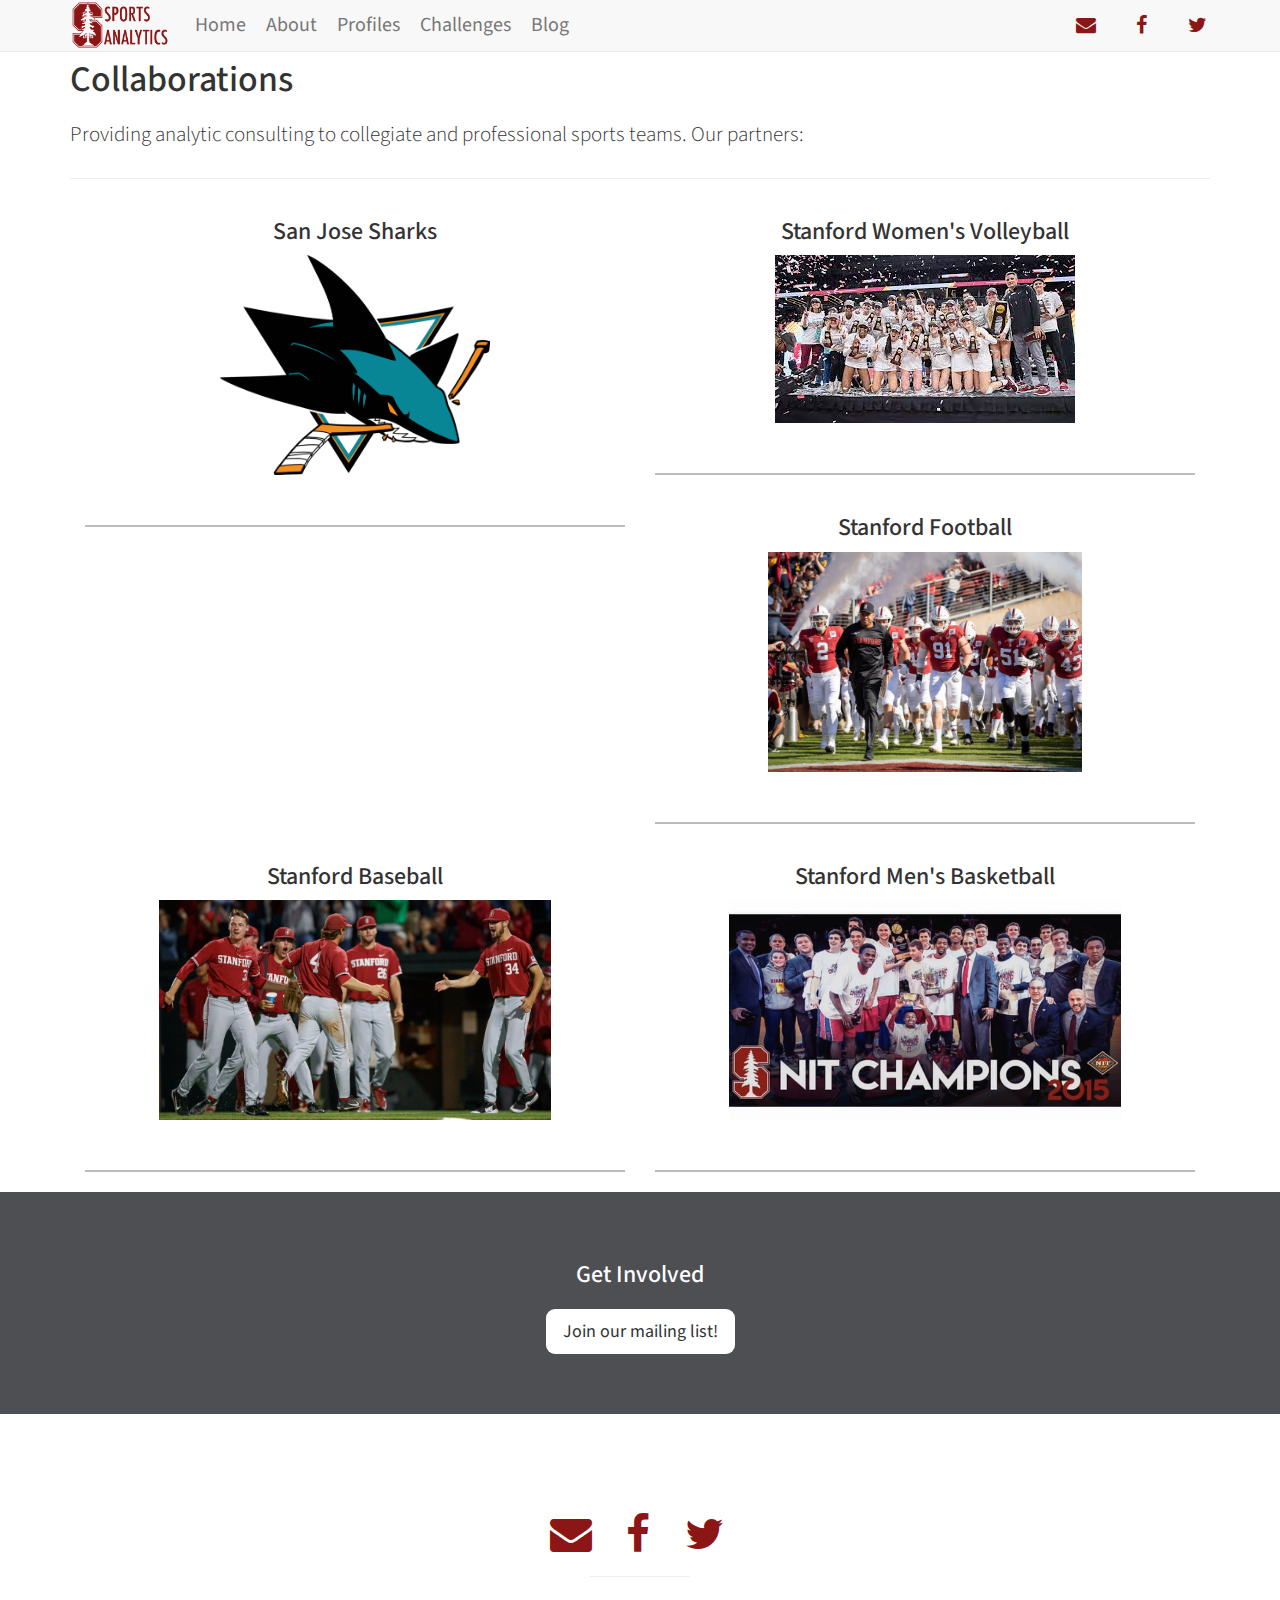
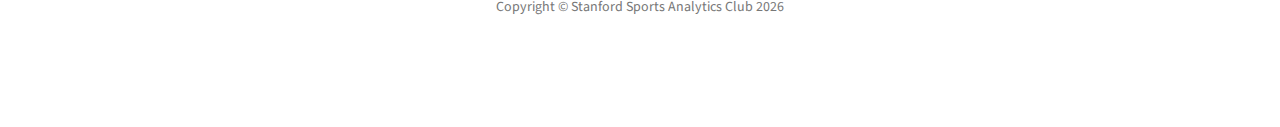
<file: collaborations.html>
<!DOCTYPE html>
<html lang="en">

    <head>

        <meta charset="utf-8">
        <meta http-equiv="X-UA-Compatible" content="IE=edge">
        <meta name="viewport" content="width=device-width, initial-scale=1">
        <meta name="description" content="">
        <meta name="author" content="">

        <title id="title">Collaborations - Stanford Sports Analytics Club</title>

        <!-- Bootstrap Core CSS -->
        <link href="css/bootstrap.min.css" rel="stylesheet">

        <!-- Custom CSS -->
        <link href="css/stylish-portfolio.css" rel="stylesheet">
        <link href="css/common.css" rel="stylesheet">

        <!-- Custom Fonts -->
        <link href="font-awesome-4.1.0/css/font-awesome.min.css" rel="stylesheet" type="text/css">
        <link href="http://fonts.googleapis.com/css?family=Source+Sans+Pro:300,400,700,300italic,400italic,700italic" rel="stylesheet" type="text/css">

        <!-- Icon -->
        <link rel="shortcut icon" href="favicon.ico" type="image/x-icon">
        <link rel="icon" href="favicon.ico" type="image/x-icon">

        <!-- HTML5 Shim and Respond.js IE8 support of HTML5 elements and media queries -->
        <!-- WARNING: Respond.js doesn't work if you view the page via file:// -->
        <!--[if lt IE 9]>
            <script src="https://oss.maxcdn.com/libs/html5shiv/3.7.0/html5shiv.js"></script>
            <script src="https://oss.maxcdn.com/libs/respond.js/1.4.2/respond.min.js"></script>
        <![endif]-->
    </head>

    <body>

        <div id="navbar"></div>


        <div class="container">
            <div class="page-header" id="header"></div>

            <div class="row">

                <!-- Main content -->
                <div class="col-xs-12">
                    <div id="content"></div>
                </div>

            </div><!-- /.row -->

        </div><!-- /.container -->

        <!-- Call to Action -->
        <aside class="call-to-action bg-primary" id="call-to-action"></aside>

        <!-- Footer -->
        <footer id="footer"></footer>
     


        <!-- jQuery Version 1.11.0 -->
        <script src="js/libraries/jquery-1.11.0.js"></script>

        <!-- Bootstrap Core JavaScript -->
        <script src="js/libraries/bootstrap.min.js"></script>

        <!-- Handlebars -->
        <script src="js/libraries/handlebars.js"></script>
        <script src="js/libraries/handlebars-helpers.js"></script>

        <!-- Templates -->
        <script src="js/templates.js"></script>

        <!-- Scripts -->
        <script src="js/common.js"></script>
        <script src="js/collaborations.js"></script>

        <!-- Google Analytics -->
        <script>
            (function(i,s,o,g,r,a,m){i['GoogleAnalyticsObject']=r;i[r]=i[r]||function(){
            (i[r].q=i[r].q||[]).push(arguments)},i[r].l=1*new Date();a=s.createElement(o),
            m=s.getElementsByTagName(o)[0];a.async=1;a.src=g;m.parentNode.insertBefore(a,m)
            })(window,document,'script','//www.google-analytics.com/analytics.js','ga');

            ga('create', 'UA-66412032-1', 'auto');
            ga('send', 'pageview');
        </script>

    </body>

</html>
</file>
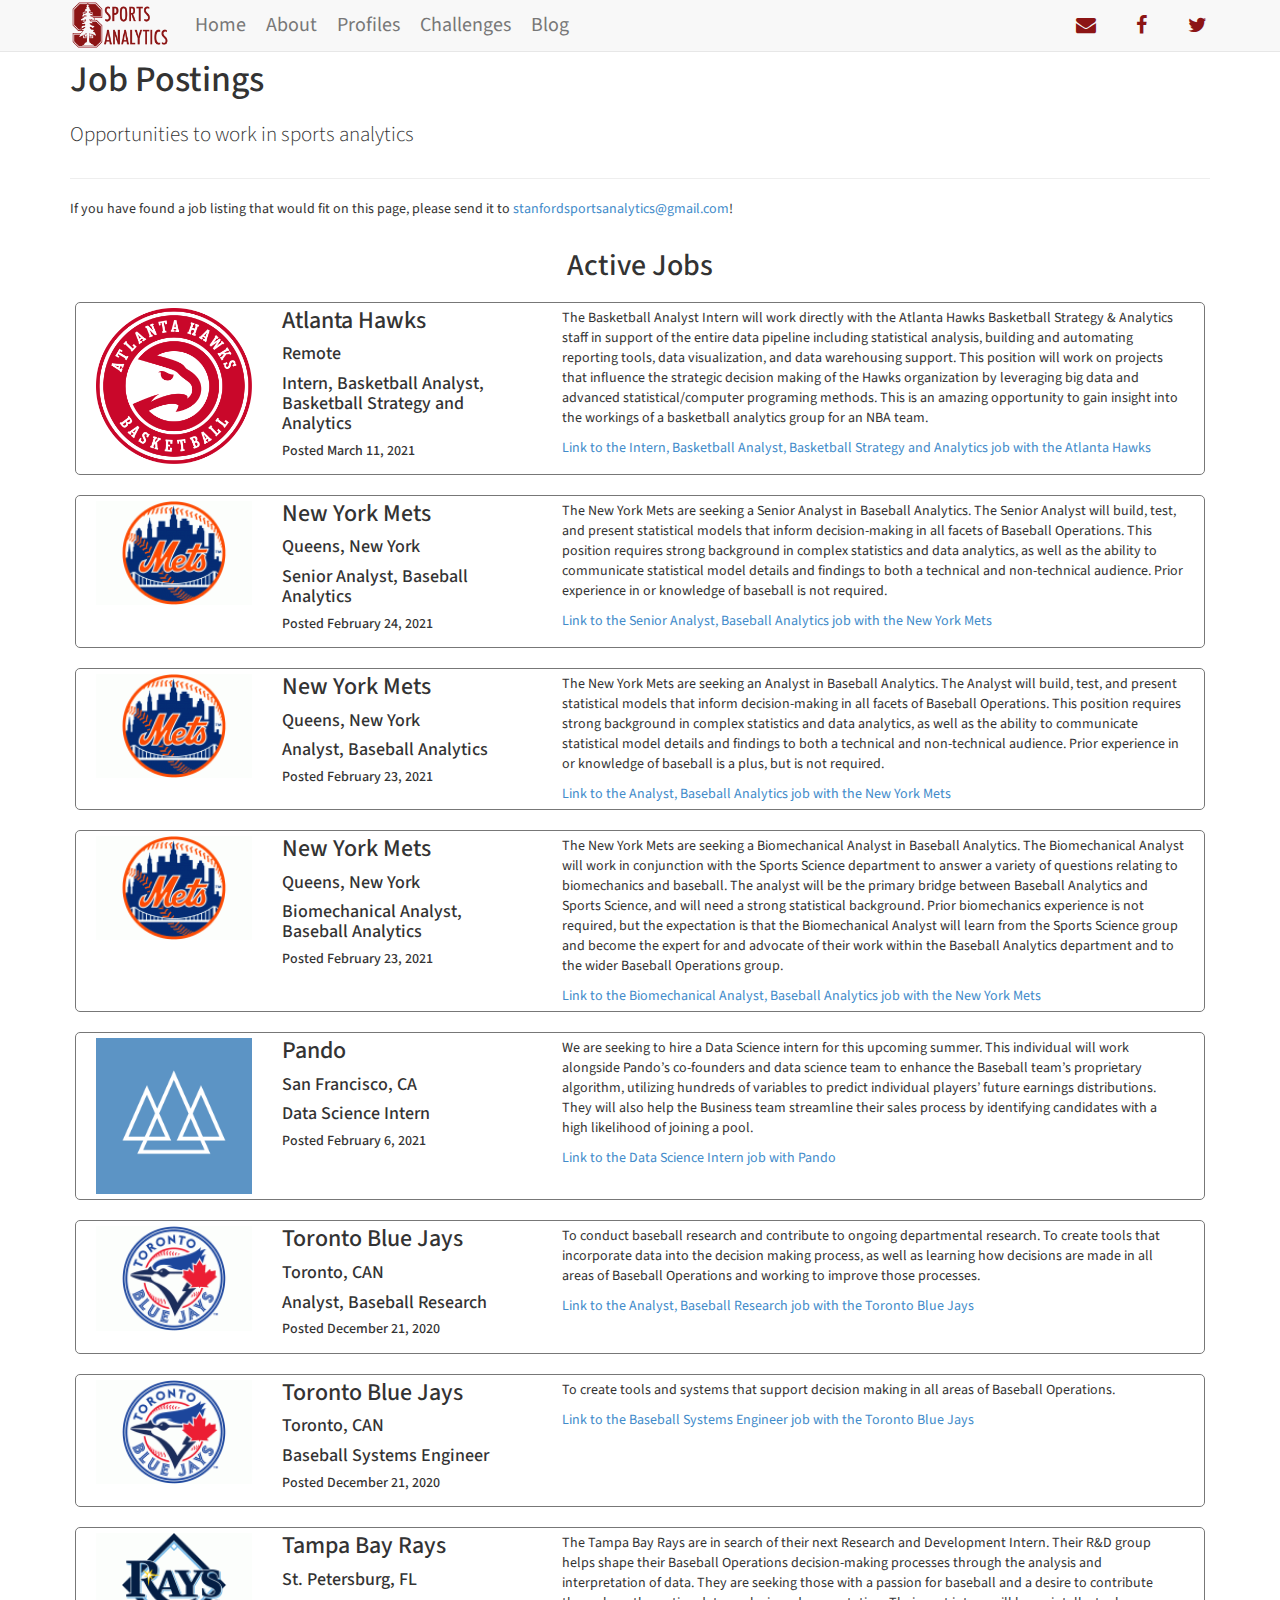
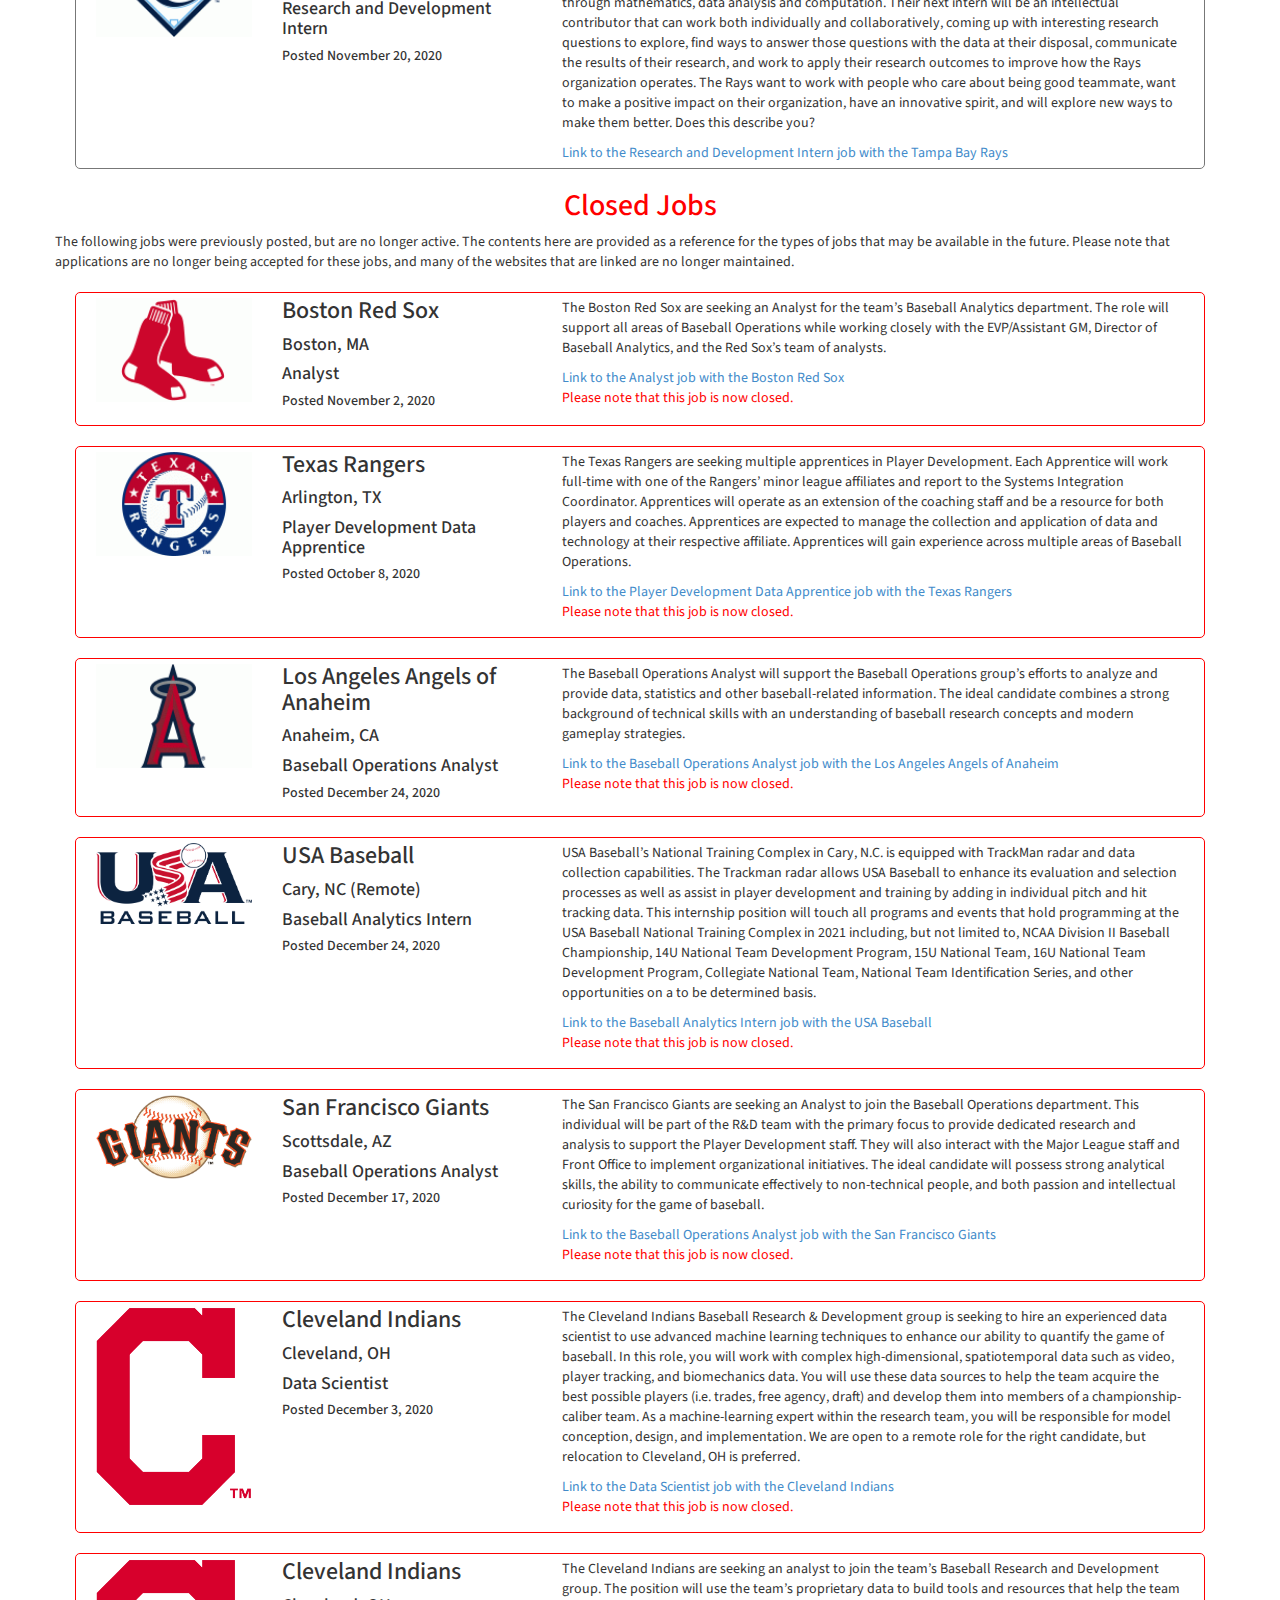
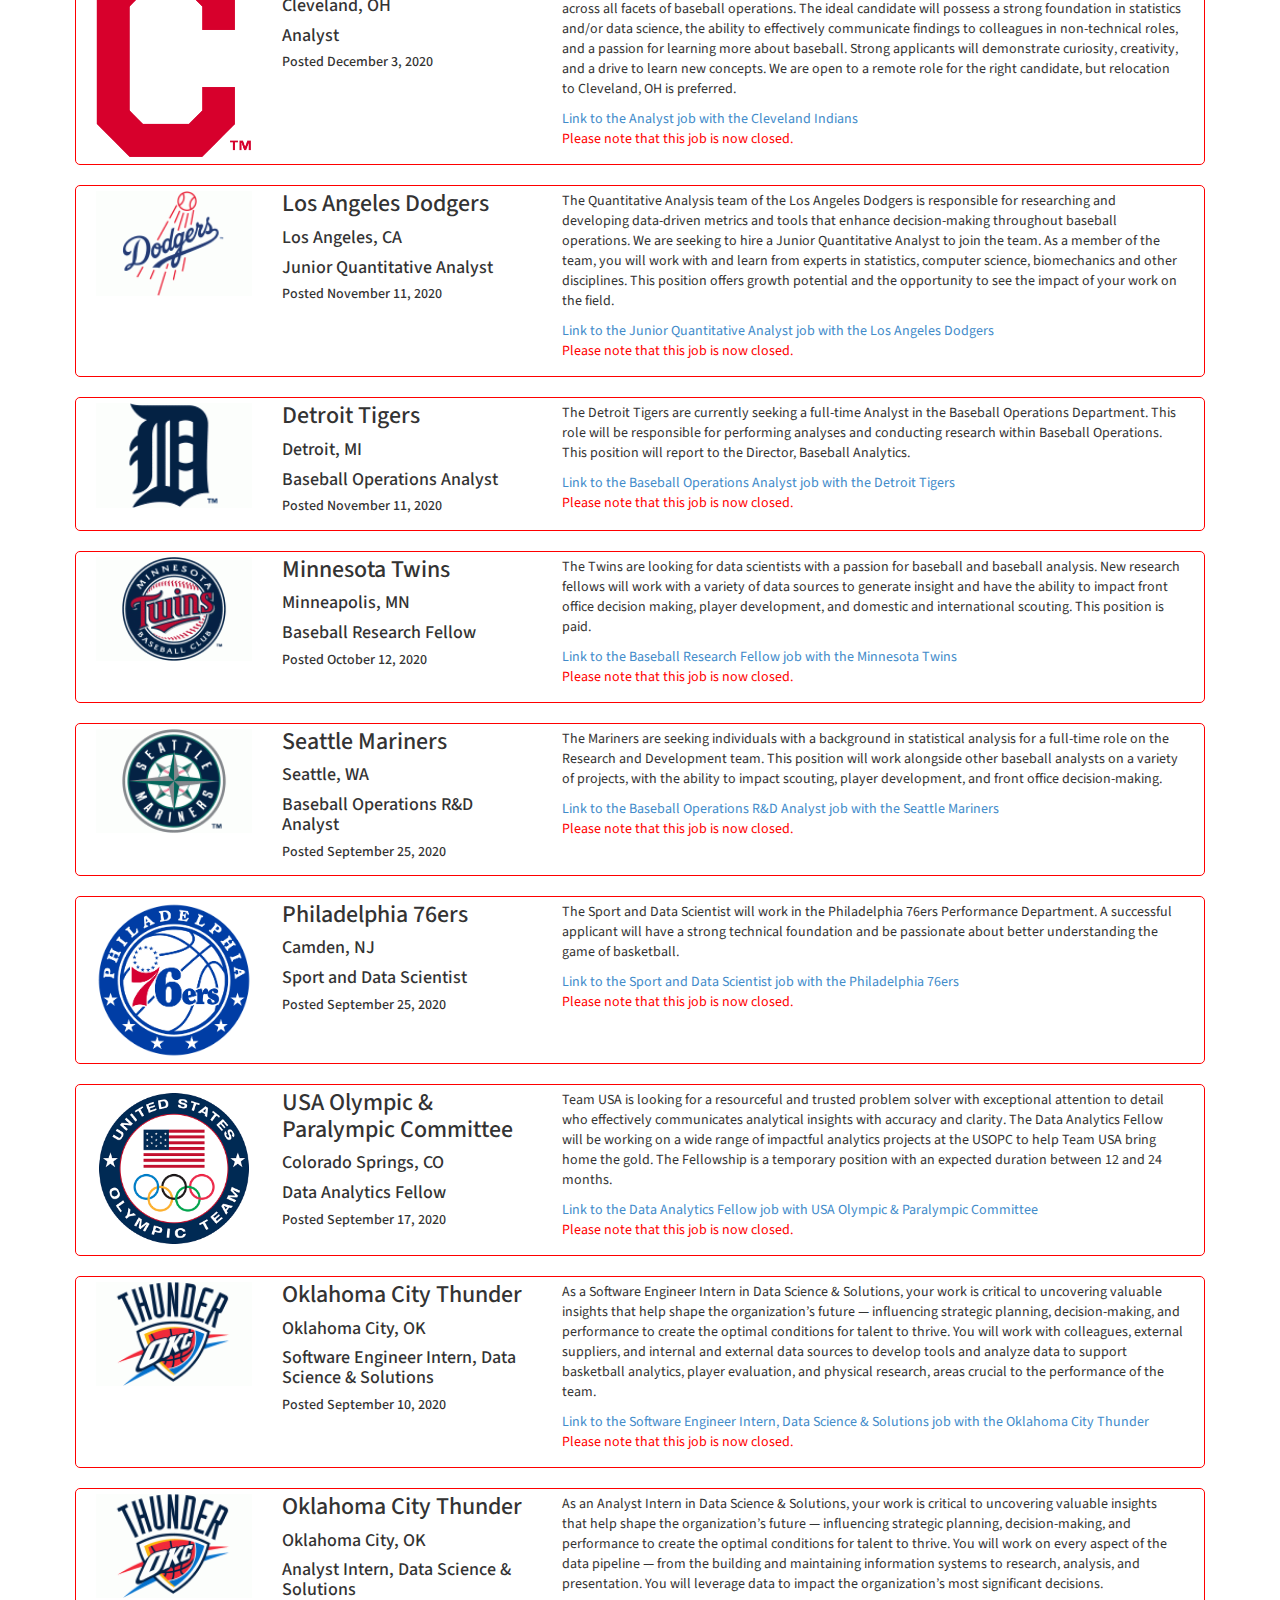
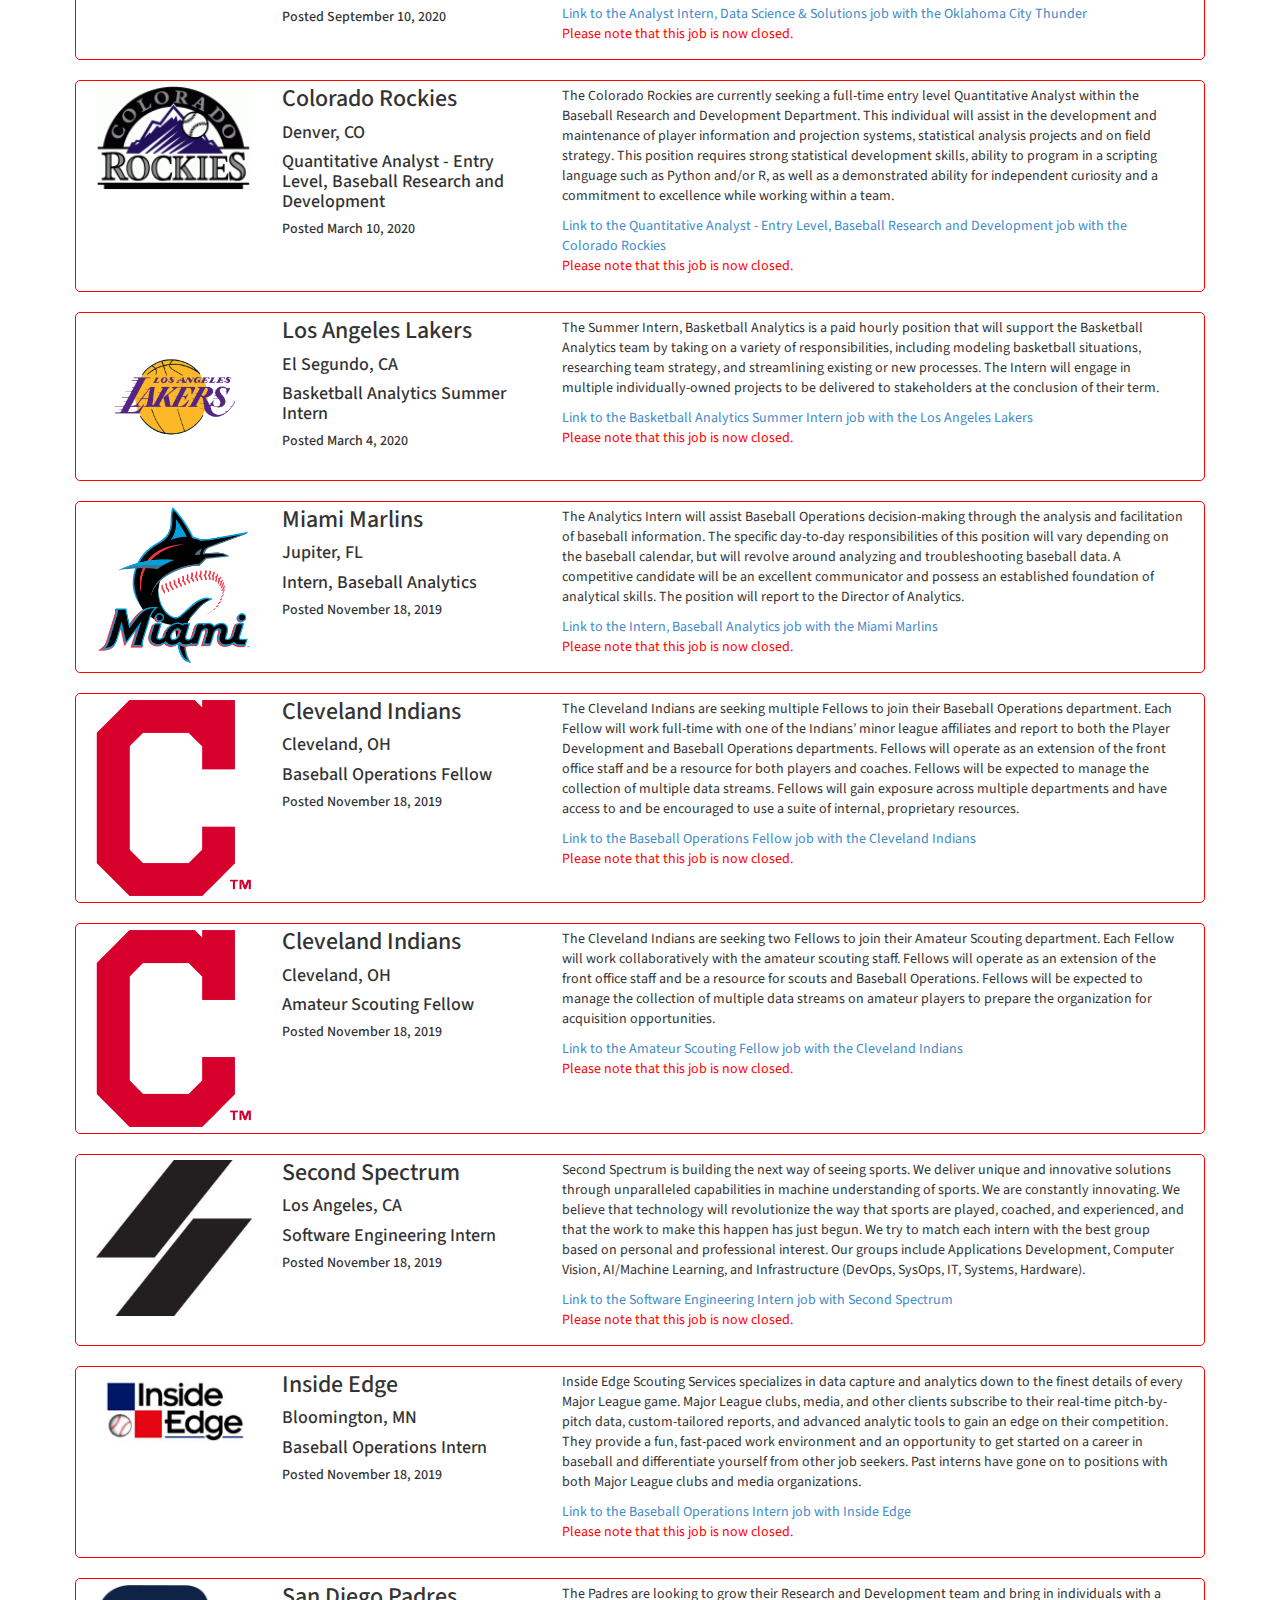
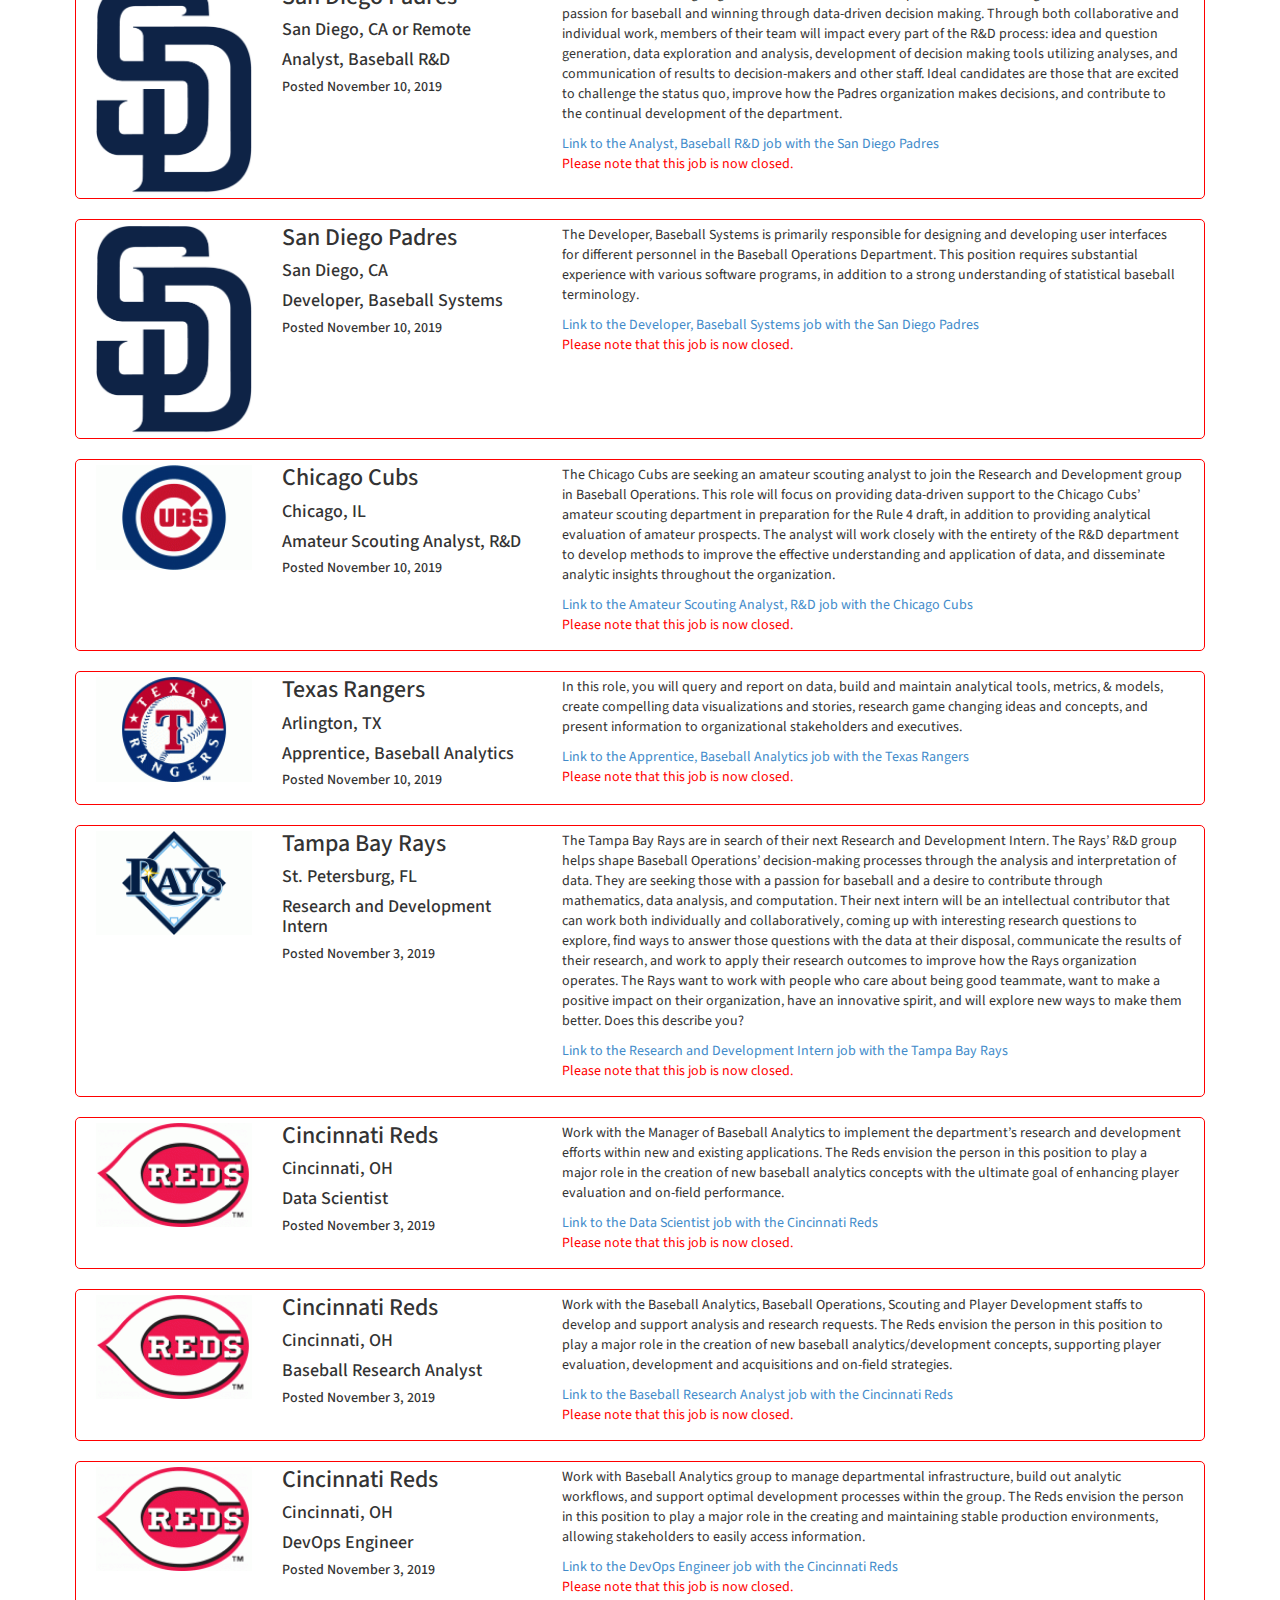
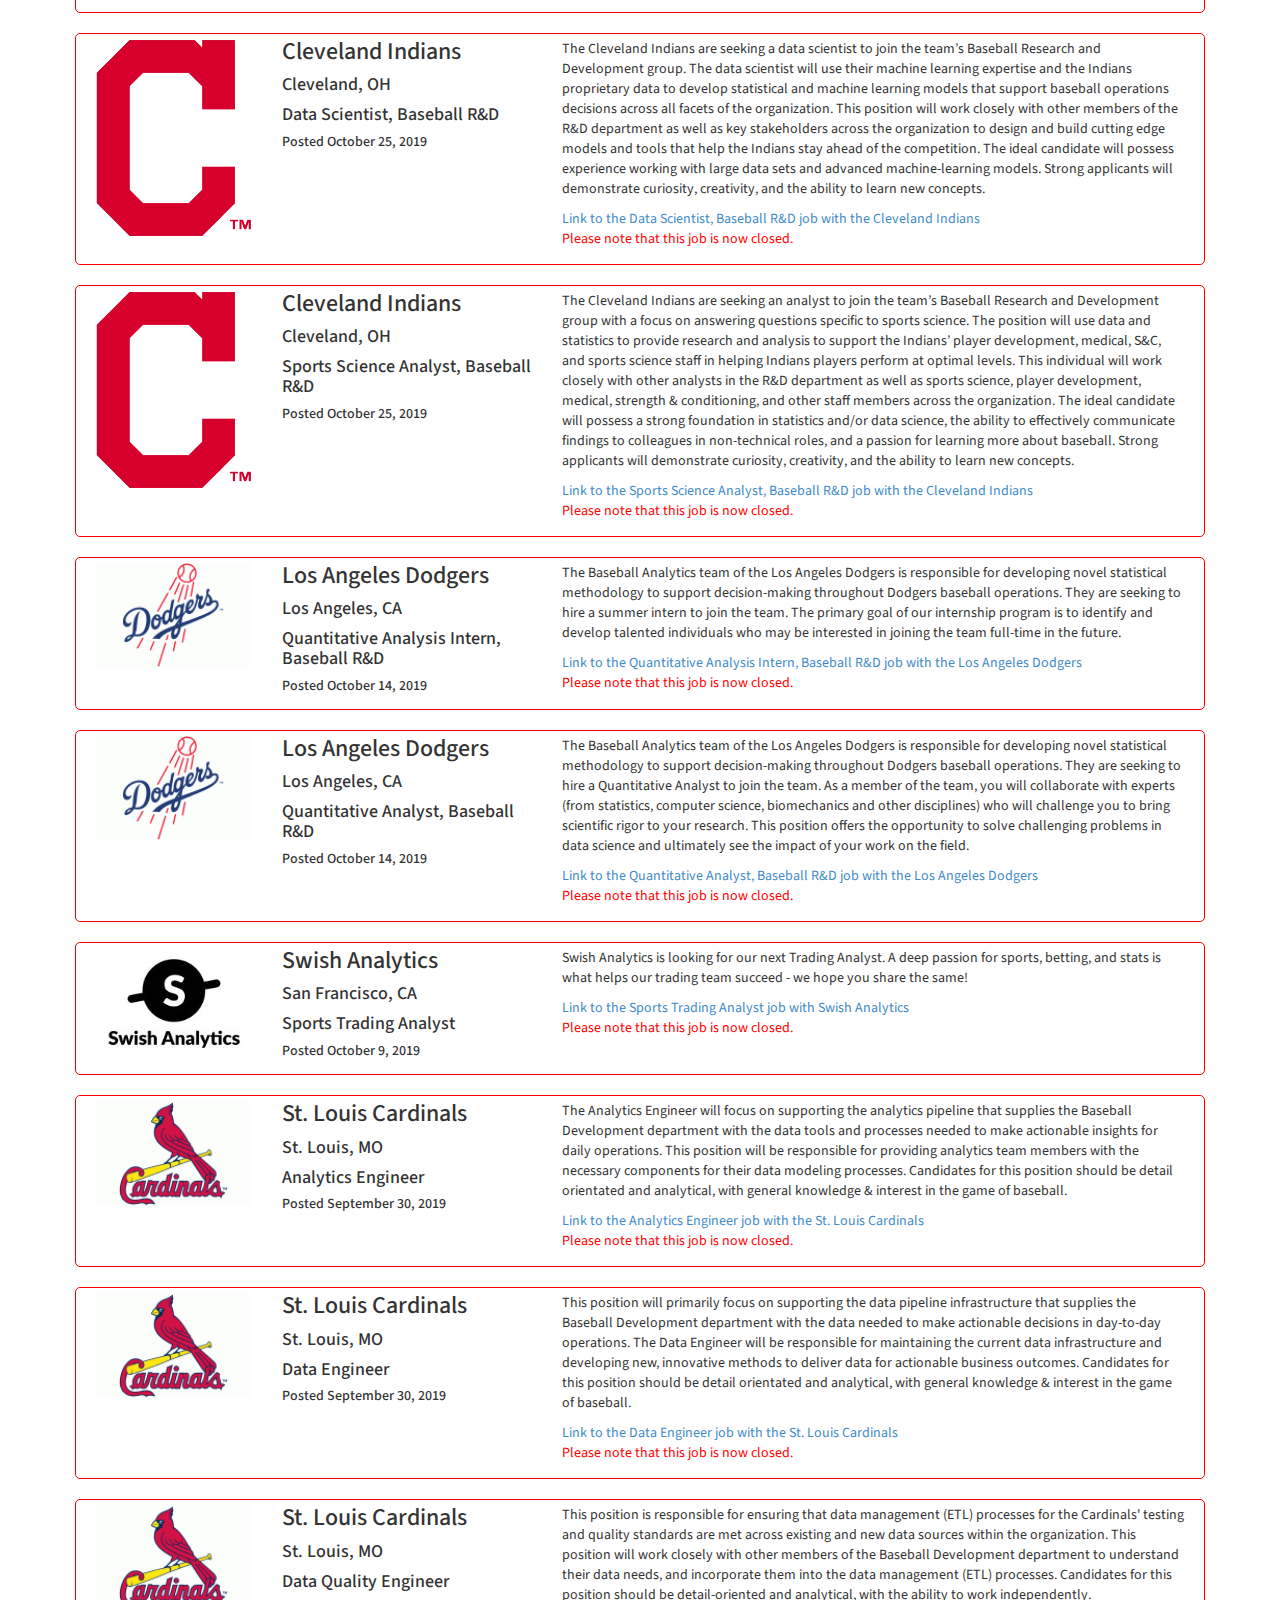
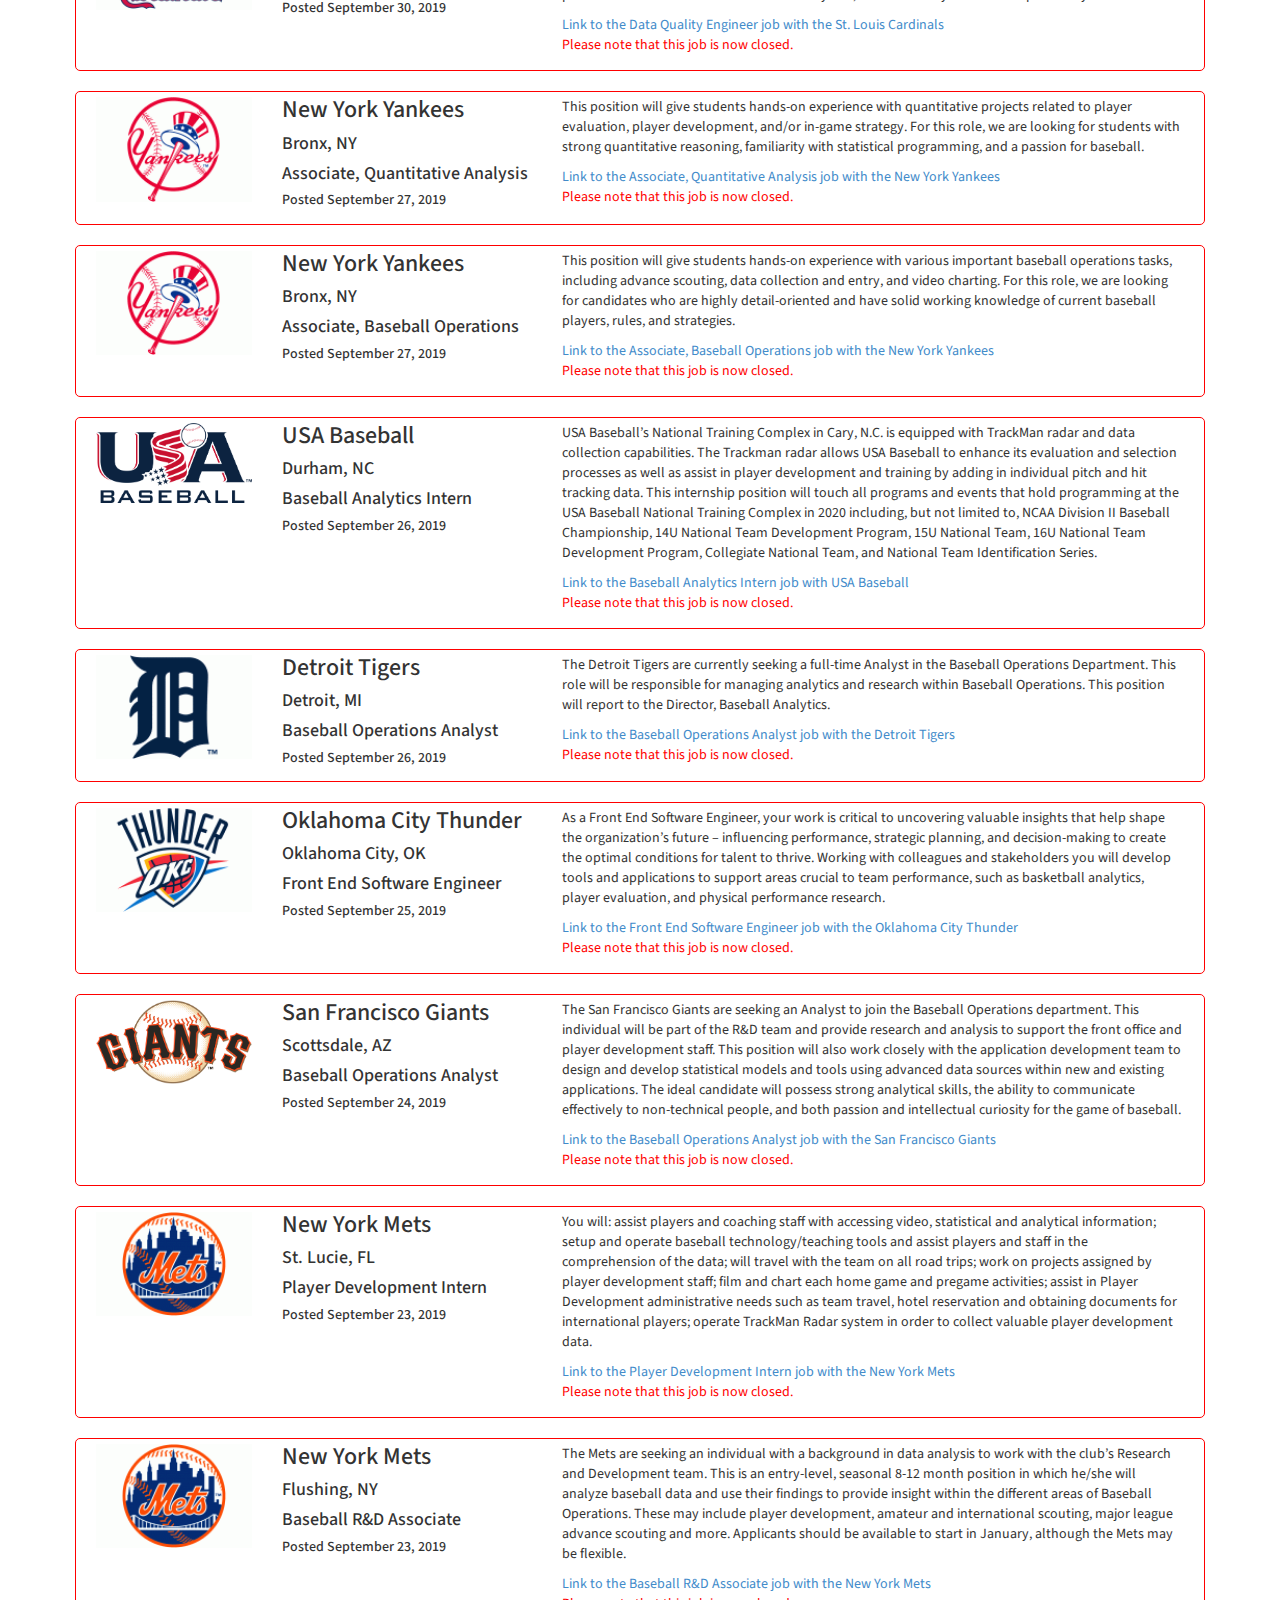
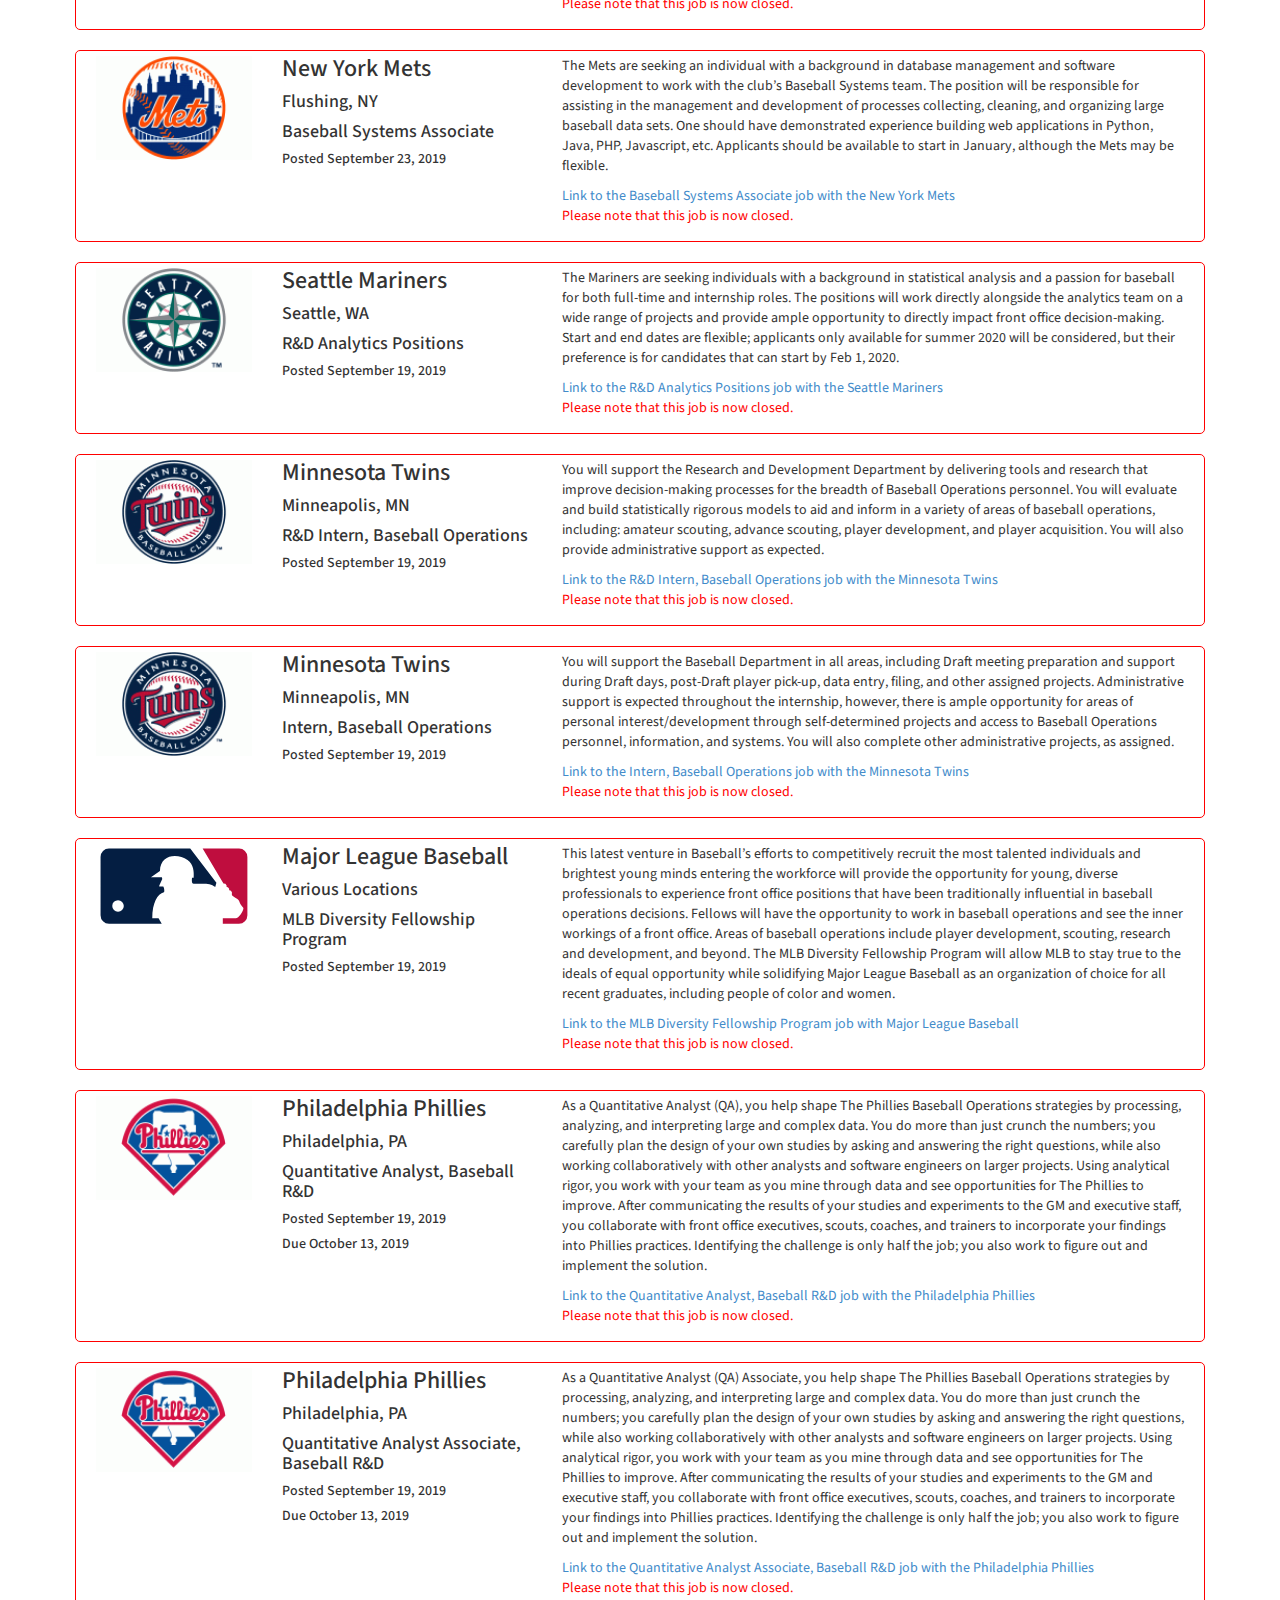
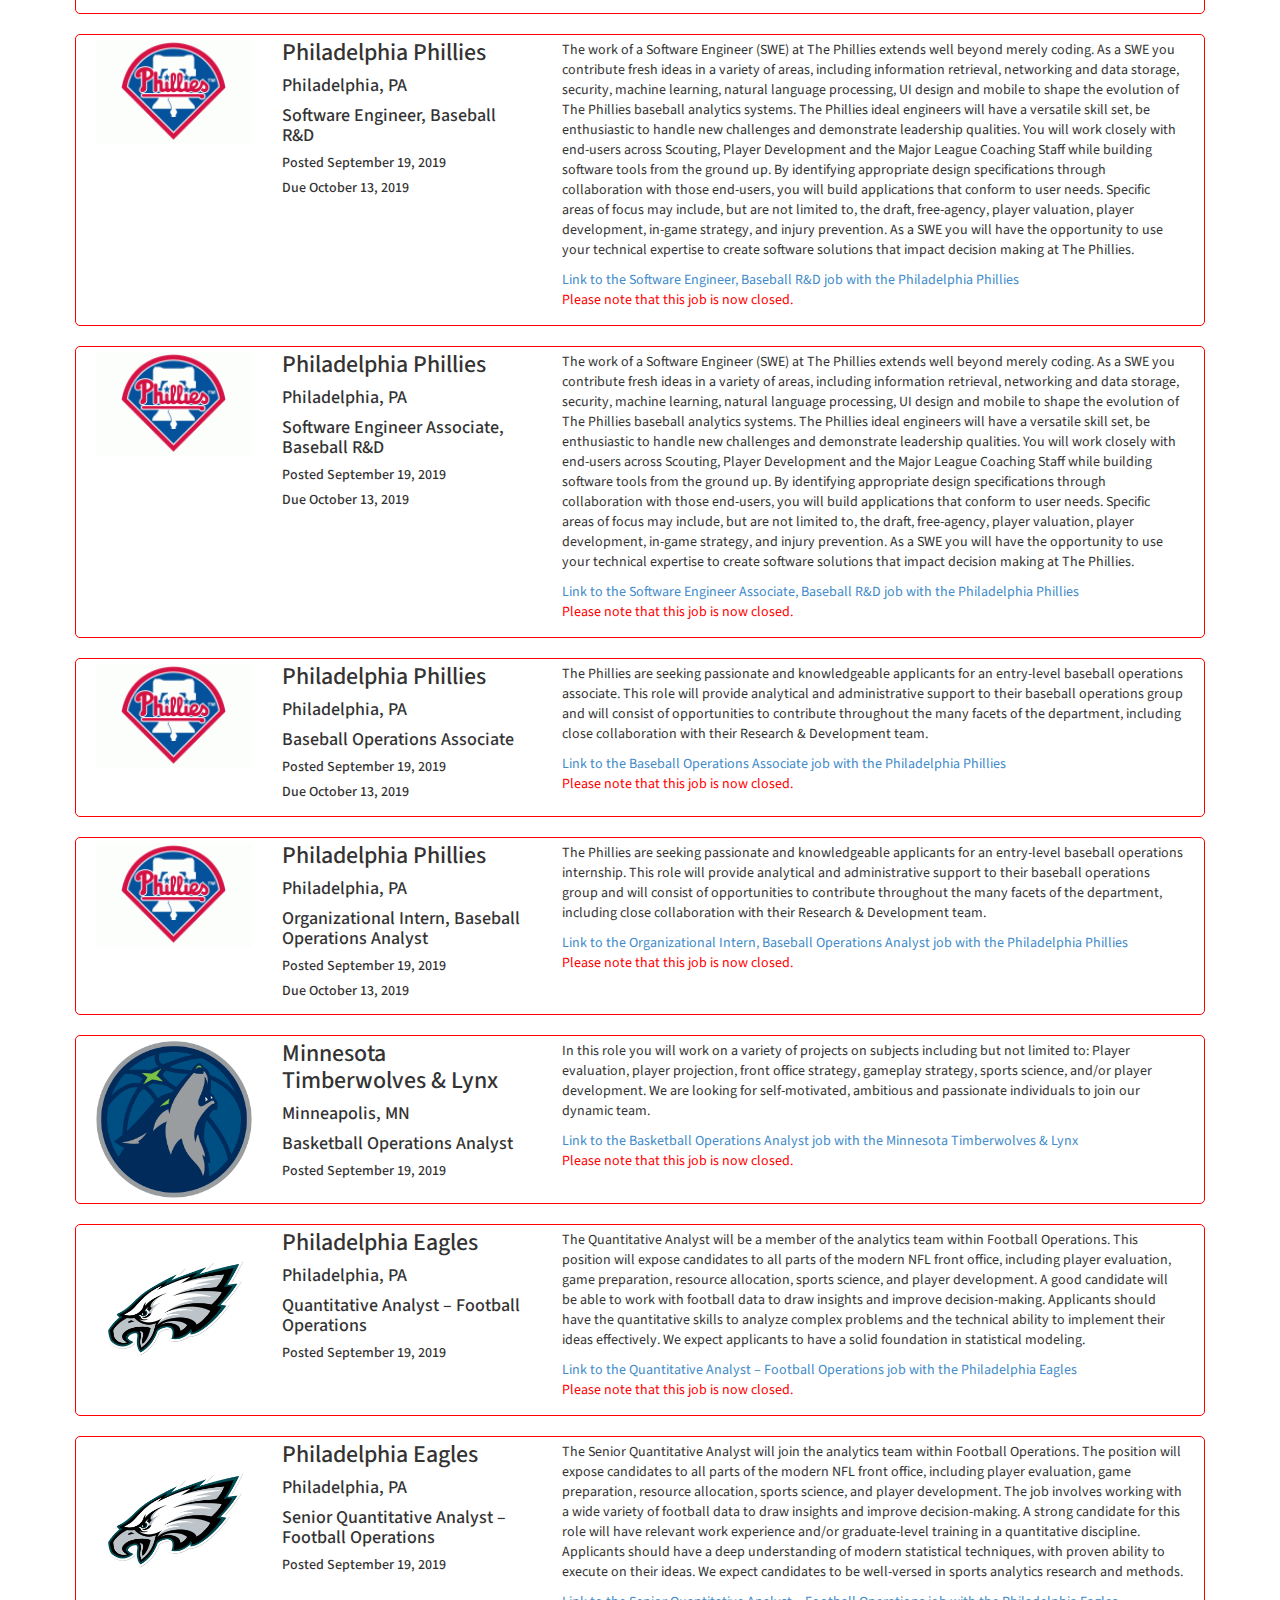
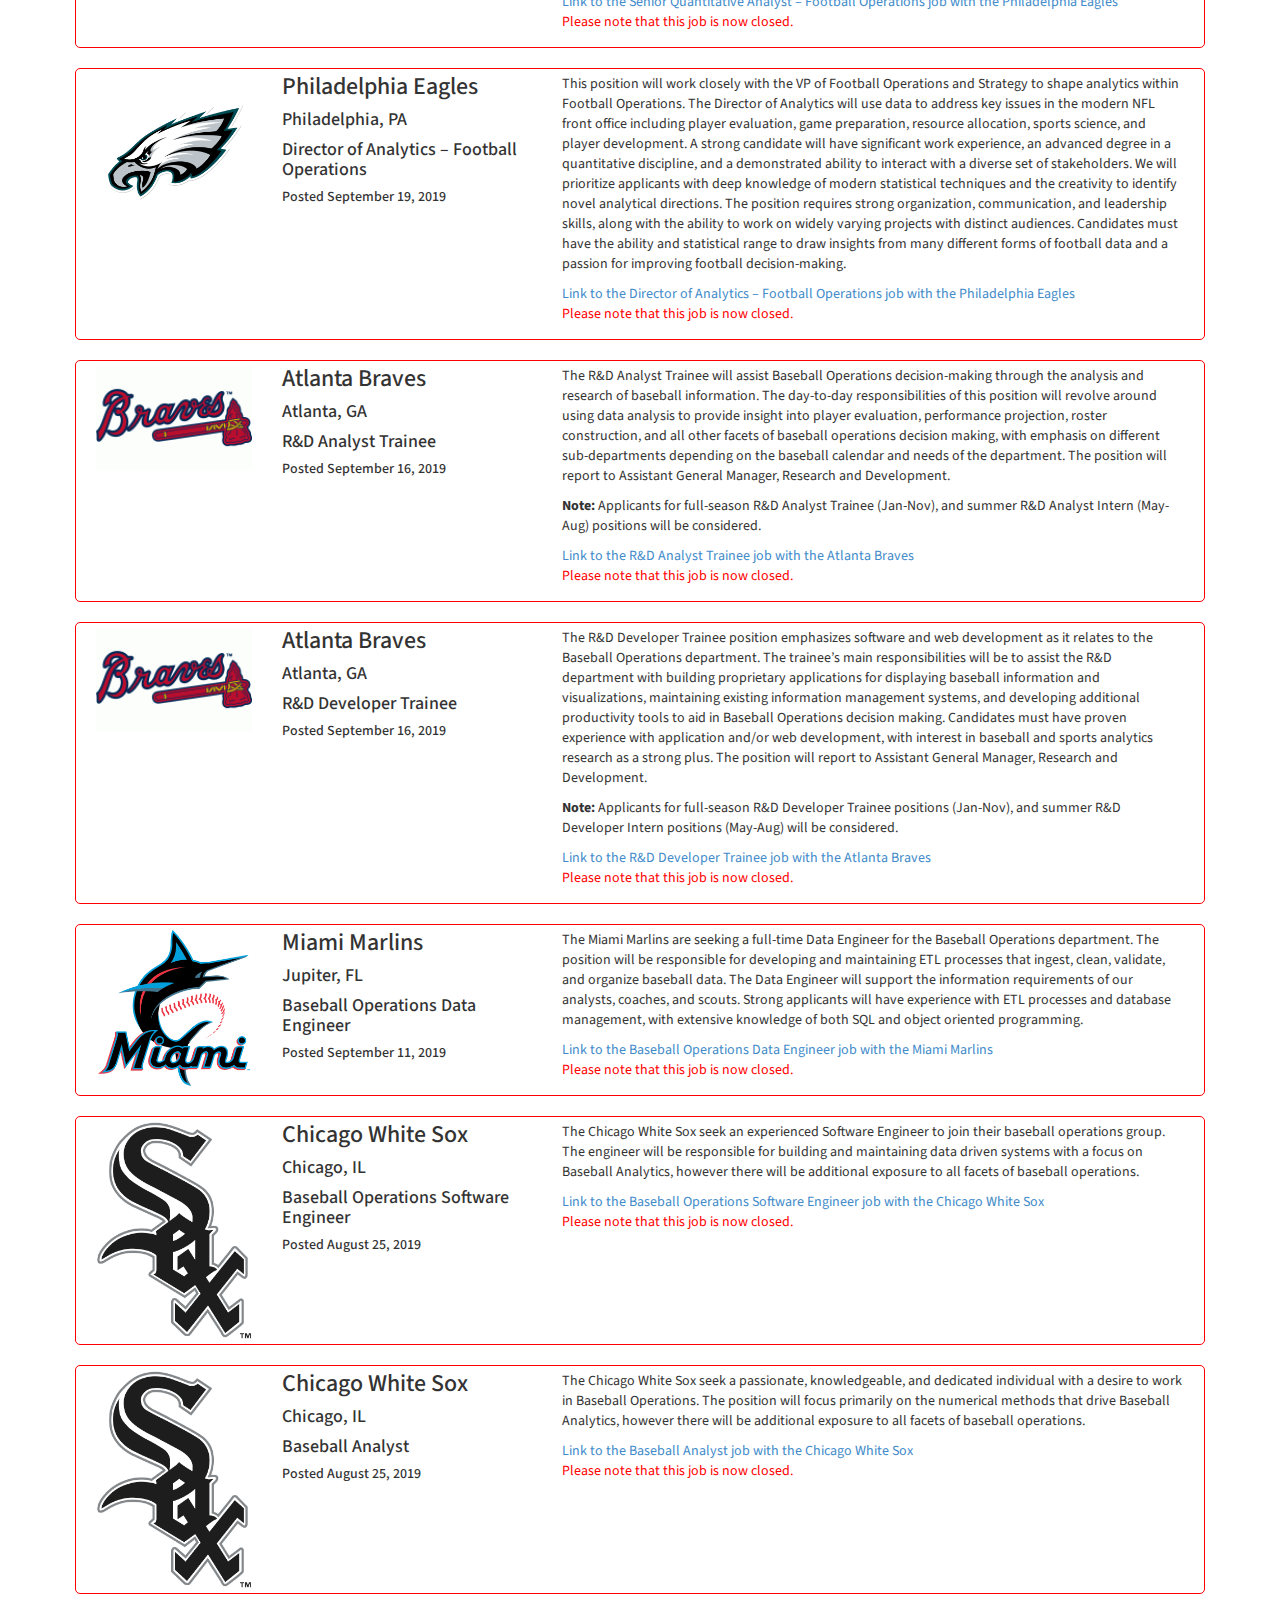
<file: jobs.html>
<!DOCTYPE html>
<html lang="en">

    <head>

        <meta charset="utf-8">
        <meta http-equiv="X-UA-Compatible" content="IE=edge">
        <meta name="viewport" content="width=device-width, initial-scale=1">
        <meta name="description" content="">
        <meta name="author" content="">

        <title id="title">Job Postings - Stanford Sports Analytics Club</title>

        <!-- Bootstrap Core CSS -->
        <link href="css/bootstrap.min.css" rel="stylesheet">

        <!-- Custom CSS -->
        <link href="css/stylish-portfolio.css" rel="stylesheet">
        <link href="css/common.css" rel="stylesheet">

        <!-- Custom Fonts -->
        <link href="font-awesome-4.1.0/css/font-awesome.min.css" rel="stylesheet" type="text/css">
        <link href="http://fonts.googleapis.com/css?family=Source+Sans+Pro:300,400,700,300italic,400italic,700italic" rel="stylesheet" type="text/css">

        <!-- Icon -->
        <link rel="shortcut icon" href="favicon.ico" type="image/x-icon">
        <link rel="icon" href="favicon.ico" type="image/x-icon">

        <!-- HTML5 Shim and Respond.js IE8 support of HTML5 elements and media queries -->
        <!-- WARNING: Respond.js doesn't work if you view the page via file:// -->
        <!--[if lt IE 9]>
            <script src="https://oss.maxcdn.com/libs/html5shiv/3.7.0/html5shiv.js"></script>
            <script src="https://oss.maxcdn.com/libs/respond.js/1.4.2/respond.min.js"></script>
        <![endif]-->
    </head>

    <body>

        <div id="navbar"></div>


        <div class="container">
            <div class="page-header" id="header"></div>

            <div class="row">

                <!-- Main content -->
                <div class="col-xs-12">
                    <div id="content"></div>
                </div>

            </div><!-- /.row -->

        </div><!-- /.container -->

        <!-- Call to Action -->
        <aside class="call-to-action bg-primary" id="call-to-action"></aside>

        <!-- Footer -->
        <footer id="footer"></footer>
     


        <!-- jQuery Version 1.11.0 -->
        <script src="js/libraries/jquery-1.11.0.js"></script>

        <!-- Bootstrap Core JavaScript -->
        <script src="js/libraries/bootstrap.min.js"></script>

        <!-- Handlebars -->
        <script src="js/libraries/handlebars.js"></script>
        <script src="js/libraries/handlebars-helpers.js"></script>

        <!-- Templates -->
        <script src="js/templates.js"></script>

        <!-- Scripts -->
        <script src="js/common.js"></script>
        <script src="js/jobs.js"></script>

        <!-- Google Analytics -->
        <script>
            (function(i,s,o,g,r,a,m){i['GoogleAnalyticsObject']=r;i[r]=i[r]||function(){
            (i[r].q=i[r].q||[]).push(arguments)},i[r].l=1*new Date();a=s.createElement(o),
            m=s.getElementsByTagName(o)[0];a.async=1;a.src=g;m.parentNode.insertBefore(a,m)
            })(window,document,'script','//www.google-analytics.com/analytics.js','ga');

            ga('create', 'UA-66412032-1', 'auto');
            ga('send', 'pageview');
        </script>

    </body>

</html>
</file>
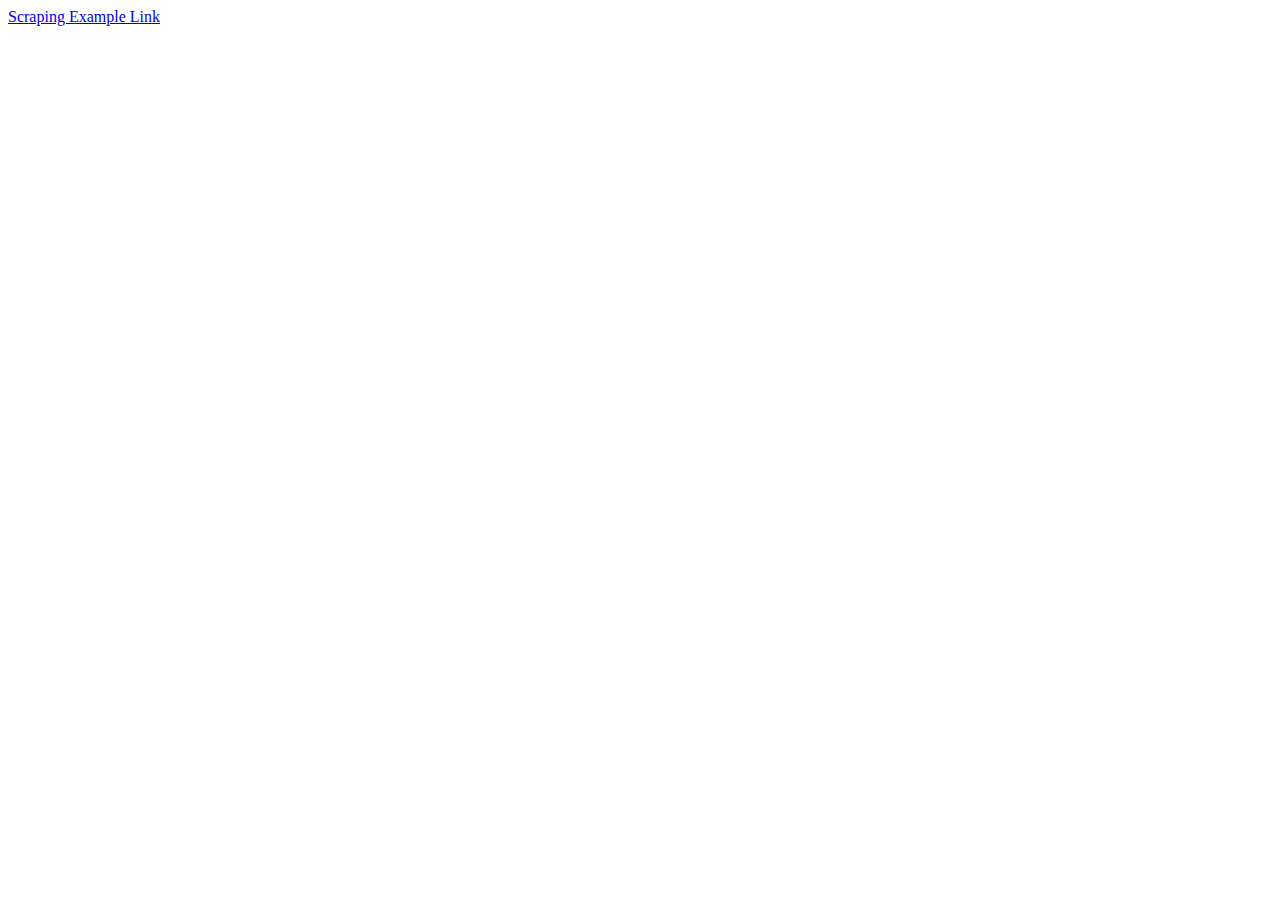
<file: scraping-example.html>
<!DOCTYPE html>
<html lang="en">

    <head>

        <meta charset="utf-8">
        <meta http-equiv="X-UA-Compatible" content="IE=edge">
        <meta name="viewport" content="width=device-width, initial-scale=1">
        <meta name="description" content="">
        <meta name="author" content="">

        <title id="title">Scraping Example - Stanford Sports Analytics Club</title>

        <!-- Icon -->
        <link rel="shortcut icon" href="favicon.ico" type="image/x-icon">
        <link rel="icon" href="favicon.ico" type="image/x-icon">

    </head>

    <body>

        <a href="https://www.dropbox.com/sh/dtxqch39w39orai/AACAz_RwNKGGST6h3U4aw0YYa?dl=0">Scraping Example Link</a>

    </body>

</html>
</file>
<file: mlb-challenge/css/style.css>
/* style.css
 * Eli Shayer
 * ----------
 * Stylesheet for the visualization contest at
 * majorleaguedatachallenge.com
 */

/* Player category */
.player-category {
    text-align: center;
    text-transform: capitalize;
}

/* Player title */
.player-title {
    text-align: left;
}

/* Styles for the .axis class */
.axis path, .axis line {
    fill: none;
    stroke: black;
    shape-rendering: crispEdges;
}

line {
    fill: none;
    stroke: black;
    shape-rendering: crispEdges;
}

.horizontal-axis {
    stroke-width: 2px;
}

.axis text {
    font-family: sans-serif;
    font-size: 11px;
}

/* Styles for textual titles: .chart-title .axis-title .vert-text */
.chart-title {
    font-family: sans-serif;
    font-size: 20px; /* If changed, make corresponding change to js constant */
}

.axis-title {
    font-family: sans-serif;
    font-size: 15px; /* If changed, make corresponding change to js constant */
}

.vert-text {
    -ms-transform: rotate(270deg);     /* IE 9 */
    -webkit-transform: rotate(270deg); /* Chrome, Safari, Opera */
    transform: rotate(270deg);
}

/* Champion notes */
.champ-note {
    font-family: courier;
    font-weight: bold;
    font-size: 7px; /* If changed, make corresponding change to js constant */
    fill: #000000;
}

/* year lines */
.year-line {
    stroke: #222222;
    stroke-width: 1px;
}

/* Career WAR text */
.war-text {
    font-family: sans-serif;
    font-size: 10px; /* If changed, make corresponding change to js constant */
}

/* Award styles */
.award-text {
    font-family: sans-serif;
    font-size: 10px; /* If changed, make corresponding change to js constant */
}

/* legend styles */
.legend-svg {
    border-style: solid;
    border-width: 1px;
    border-color: #000000;
}

.legend-title {
    font-family: sans-serif;
    font-size: 15px; /* If changed, make corresponding change to js constant */
}

.legend-content {
    font-family: sans-serif;
    font-size: 12px;
}

/* Polygon styles */
.polygon-title {
    font-family: sans-serif;
    font-size: 18px;
}

.polygon-label {
    font-family: sans-serif;
    font-size: 15px; /* If changed, make corresponding change to js constant */
}

/* Navigation styles */
.players-list {
    list-style-type: none;
}

.players-list>.nav-category {
    padding-top: 2px;
    padding-bottom: 2px;
    padding-left: 0px;
    text-transform: capitalize;
}

.players-list>.nav-player {
    padding-top: 1px;
    padding-bottom: 1px;
    padding-left: 10px;
}

.players-list>li>a:hover {
    text-decoration: none;
}

.players-list>.active-li {
    font-weight: bold;
    color: #bd2031;
    border-left-style: solid;
    border-left-width: 2px;
    border-left-color: #bd2031;
    -ms-transform: translateX(-2px); /* IE 9 */
    -webkit-transform: translateX(-2px); /* Chrome, Safari, Opera */
    transform: translateX(-2px);
}

.players-list>.nav-player:hover, .players-list>.nav-category:hover {
    border-left-style: solid;
    border-left-width: 1px;
    border-left-color: #bd2031;
    -ms-transform: translateX(-1px); /* IE 9 */
    -webkit-transform: translateX(-1px); /* Chrome, Safari, Opera */
    transform: translateX(-1px);
}

.players-list>li>a {
    color: #000000;
}

.players-list>li>a:hover {
    color: #bd2031;
}
</file>
<file: css/common.css>
/* A general stylesheet for the SSAC website */

/* Adjustment for the fixed-top navbar */
body {
	padding-top: 20px;
}

/* Navbar styles */
.navbar-brand {
	padding-top: 0px;
}

.navbar-brand img {
	height: 50px;
}

.navbar-collapse {
	font-size: 20px;
}

#navbar-tabs>li>a {
	padding-left: 10px;
	padding-right: 10px;
}

/* Additional padding to the bottom of the main content */
#content {
	padding-bottom: 2em;
}

/* Styles for rounded buttons */
.btn-round {
	border-radius: 0.5em;
}

/* Home page officers list */
.officers-list {
	padding-left: 0px;
	list-style-type: none;
	text-align: center;
}

/* Member profiles bullet list */
.profiles-overview {
	margin-top: 0px;
}

.profile-name {
	margin-top: 0px;
}

.post-list {
	list-style-type: disc;
}

/* only show member list for small or larger
   767 is one less than the 768 break point between xs and small from core bootstrap */
@media (max-width: 767px) {
    .members-list {
        visibility: hidden;
    }
}

.members-list {
	list-style-type: none;
}

.members-list>li {
	padding-top: 5px;
	padding-bottom: 5px;
	padding-left: 10px;
}

.members-list>li>a {
	margin-top: 20px;
	color: #000000;
}

.members-list>li>a:hover {
	color: #bd2031;
}

.selected-member {
	border-left-color: #bd2031;
	border-left-style: solid;
	border-left-width: 2px;
}

.selected-member>a {
	font-weight: bold;
}

/* Styles for data challenges */
.challenge-title {
	margin-top: 0px;
}

.download-title {
	text-decoration: underline;
	margin-top: 0px;
}

.file-link {
	margin: 2px;
	border-color: #bd2031;
	border-style: solid;
	color: #000000;
}

.file-link:hover {
	color: #bd2031;
	background-color: #eeeeee
}

.file-link img {
	max-height: 16px;
	max-width: 16px;
}

/* Contact page styles */
.contact-listing {
	margin-top: 20px;
	margin-bottom: 20px;
}

/* Blog styles */
.blog-post-title {
	text-transform: uppercase;
	color: #990000;
}

.blog-post-byline {
	font-style: italic;
}

.blog-image-wrapper>img {
	display: block;
	margin-right: auto;
	margin-left: auto;
	padding-top: 10px;
	padding-bottom: 10px;
}

.blog-image-wrapper>p {
	text-align: center;
	font-style: italic;
}

.blog-image-wrapper>p>span {
	font-weight: bold;
}

.blog-subtitle {
	font-weight: bold;
}

.blog-author-note {
	font-style: italic;
	font-weight: bold;
}

.blog-table>thead {
	border-bottom-width: 2px;
	border-bottom-color: #aaaaaa;
	border-bottom-style: solid;
}

.noSelect {
	-moz-user-select: none;
  	-khtml-user-select: none;
  	-webkit-user-select: none;
  	user-select: none;
}

#blog-sidebar>div {
	background-color: #eeeeee;
	border-width: 1px;
	border-color: #000000;
	border-style: solid;
	padding-left: 20px;
	padding-right: 20px;
	padding-bottom: 5px;
	margin-bottom: 20px;
}

#blog-sidebar>div>h3 {
	text-transform: uppercase;
	border-bottom-width: 3px;
	border-bottom-color: #990000;
	border-bottom-style: solid;
}

.recent-posts>ul {
	list-style-type: none;
	margin-left: 0px;
	padding-left: 0px;
}

.recent-posts>ul>a>li {
	text-indent: -25px;
	padding-left: 25px;
}

.recent-posts>ul>a {
	color: #000000;
}

.recent-posts>ul>a:hover {
	color: #990000;
	text-decoration: none;
	font-style: italic;
}

.recent-post-disabled {
	text-decoration: line-through;
	cursor: not-allowed;
}

.recent-post-disabled:hover {
	/* important to set precedent over the text-decoration: none;
	 in .recent-posts>ul>a:hover, which was for general link usage.
	 This is specifically for disabled, in which the line-through
	 is desired to be maintained upon hover
	 TODO: do this without using !important*/
	text-decoration: line-through !important;
}

/* Bright red to denote that a post is not clickable */
.recent-post-disabled>li {
	color: #ff0000;
}

.toggle-button {
	position: absolute;
	right: 30px;
}

.toggle-button:hover {
	cursor: pointer;
}

.filter-option {
	display: inline;
	color: #990000;
}

.filter-checkbox>input {
	background-color: #ab84e1;
}

.unselected-label {
	text-decoration: line-through;
}

.filter-button {
	margin-left: 5px;
	margin-right: 5px;
}

#empty-note {
	background-color: #ffcccb;
	text-align: center;
	font-size: 2em;
	font-weight: bold;
}

/* Styles for the collaborations page and events page */
.ssac-tile>h3 {
	text-align: center;
}

/* collaborations */
.ssac-tile>img {
	max-height: 250px;
	padding-bottom: 30px;
	max-width: 100%;
	display: block;
	margin-left: auto;
	margin-right: auto;
}

/* events */
.ssac-tile>div>img {
	max-height: 250px;
	padding-bottom: 30px;
	max-width: 100%;
	float: right;
	margin: 0px 0px 0px 10px;
}

/* collaborations */
.ssac-tile>hr {
	border-color: #bbbbbb;
	border-top-width: 2px;
	width: 100%;
}

/* events */
.ssac-tile>div>hr {
	border-color: #bbbbbb;
	border-top-width: 2px;

}

/* Styles for the job posting page */

.job-posting {
	border-width: 1px;
	border-color: #777777;
	border-style: solid;
	border-radius: 5px;
	padding: 5px;
	margin: 20px;
}

.job-closed {
	border-color: #ff0000;
}

.job-closed-text {
	color: #ff0000;
}

.center {
	text-align: center;
}

.job-posting>div>a>h3 {
	color: #990000;
}

.job-posting>div>a>img {
	width: 100%;
}

.job-posting>div>h3 {
	margin-top: 0px; 
}
</file>
<file: css/stylish-portfolio.css>
/*!
 * Start Bootstrap - Stylish Portfolio Bootstrap Theme (http://startbootstrap.com)
 * Code licensed under the Apache License v2.0.
 * For details, see http://www.apache.org/licenses/LICENSE-2.0.
 */

/* Global Styles */

/*.cock {
    color: white;
}*/

html,
body {
    width: 100%;
    height: 100%;
}

body {
    font-family: "Source Sans Pro","Helvetica Neue",Helvetica,Arial,sans-serif;
}

.text-vertical-center {
    display: table-cell;
    text-align: center;
    vertical-align: middle;
    color: white;
}

.text-vertical-center h1 {
    margin: 0;
    padding: 0;
    font-size: 4.5em;
    font-weight: 700;
}

/* Custom Button Styles */

.btn-dark {
    border-radius: 0;
    color: #fff;
    background-color: rgba(0,0,0,0.4);
}

.btn-dark:hover,
.btn-dark:focus,
.btn-dark:active {
    color: #fff;
    background-color: rgba(0,0,0,0.7);
}

.btn-light {
    border-radius: 0;
    color: #333;
    background-color: rgb(255,255,255);
}

.btn-light:hover,
.btn-light:focus,
.btn-light:active {
    color: #333;
    background-color: rgba(255,255,255,0.8);
}

/* Custom Horizontal Rule */

hr.small {
    max-width: 100px;
}

/* Side Menu */

#sidebar-wrapper {
    z-index: 1000;
    position: fixed;
    right: 0;
    width: 250px;
    height: 100%;
    margin-right: -250px;
    overflow-y: auto;
    background: #222;
    -webkit-transition: all 0.4s ease 0s;
    -moz-transition: all 0.4s ease 0s;
    -ms-transition: all 0.4s ease 0s;
    -o-transition: all 0.4s ease 0s;
    transition: all 0.4s ease 0s;
}

.sidebar-nav {
    position: absolute;
    top: 0;
    width: 250px;
    margin: 0;
    padding: 0;
    list-style: none;
}

.sidebar-nav li {
    text-indent: 20px;
    line-height: 40px;
}

.sidebar-nav li a {
    display: block;
    text-decoration: none;
    color: #999;
}

.sidebar-nav li a:hover {
    text-decoration: none;
    color: #fff;
    background: rgba(255,255,255,0.2);
}

.sidebar-nav li a:active,
.sidebar-nav li a:focus {
    text-decoration: none;
}

.sidebar-nav > .sidebar-brand {
    height: 55px;
    font-size: 18px;
    line-height: 55px;
}

.sidebar-nav > .sidebar-brand a {
    color: #999;
}

.sidebar-nav > .sidebar-brand a:hover {
    color: #fff;
    background: none;
}

#menu-toggle {
    z-index: 1;
    position: fixed;
    top: 0;
    right: 0;
}

#sidebar-wrapper.active {
    right: 250px;
    width: 250px;
    -webkit-transition: all 0.4s ease 0s;
    -moz-transition: all 0.4s ease 0s;
    -ms-transition: all 0.4s ease 0s;
    -o-transition: all 0.4s ease 0s;
    transition: all 0.4s ease 0s;
}

.toggle {
    margin: 5px 5px 0 0;
}

/* Header */

.header {
    display: table;
    position: relative;
    width: 100%;
    height: 100%;
    background: url(../images/bg_med.jpg) no-repeat center center scroll;
    -webkit-background-size: cover;
    -moz-background-size: cover;
    background-size: cover;
    -o-background-size: cover;
}

/* About */

.about {
    padding: 50px 0;
}

/* Services */

.services {
    padding: 50px 0;
    background-color: #8c1515;
}

.text-primary {
    color: #8c1515;
}

.service-item {
    margin-bottom: 30px;
}

/* Callout */

.callout {
    display: table;
    width: 100%;
    height: 400px;
    color: #fff;
    background: url(../images/callout.jpg) no-repeat center center scroll;
    -webkit-background-size: cover;
    -moz-background-size: cover;
    background-size: cover;
    -o-background-size: cover;
}

/* Portfolio */

.portfolio {
    padding: 50px 0;
}

.portfolio-item {
    margin-bottom: 30px;
}

.img-portfolio {
    margin: 0 auto;
}

.img-portfolio:hover {
    opacity: 0.8;
}

/* Call to Action */

.call-to-action {
    padding: 50px 0;
    background-color: #4d4f53;
}

.call-to-action .btn {
    margin: 10px;
}

/* Map */

.map {
    height: 500px;
}

@media(max-width:768px) {
    .map {
        height: 75%;
    }
}

.fa-fw {
    color: #8c1515;
}

/* Footer */

footer {
    padding: 100px 0;
}
</file>
